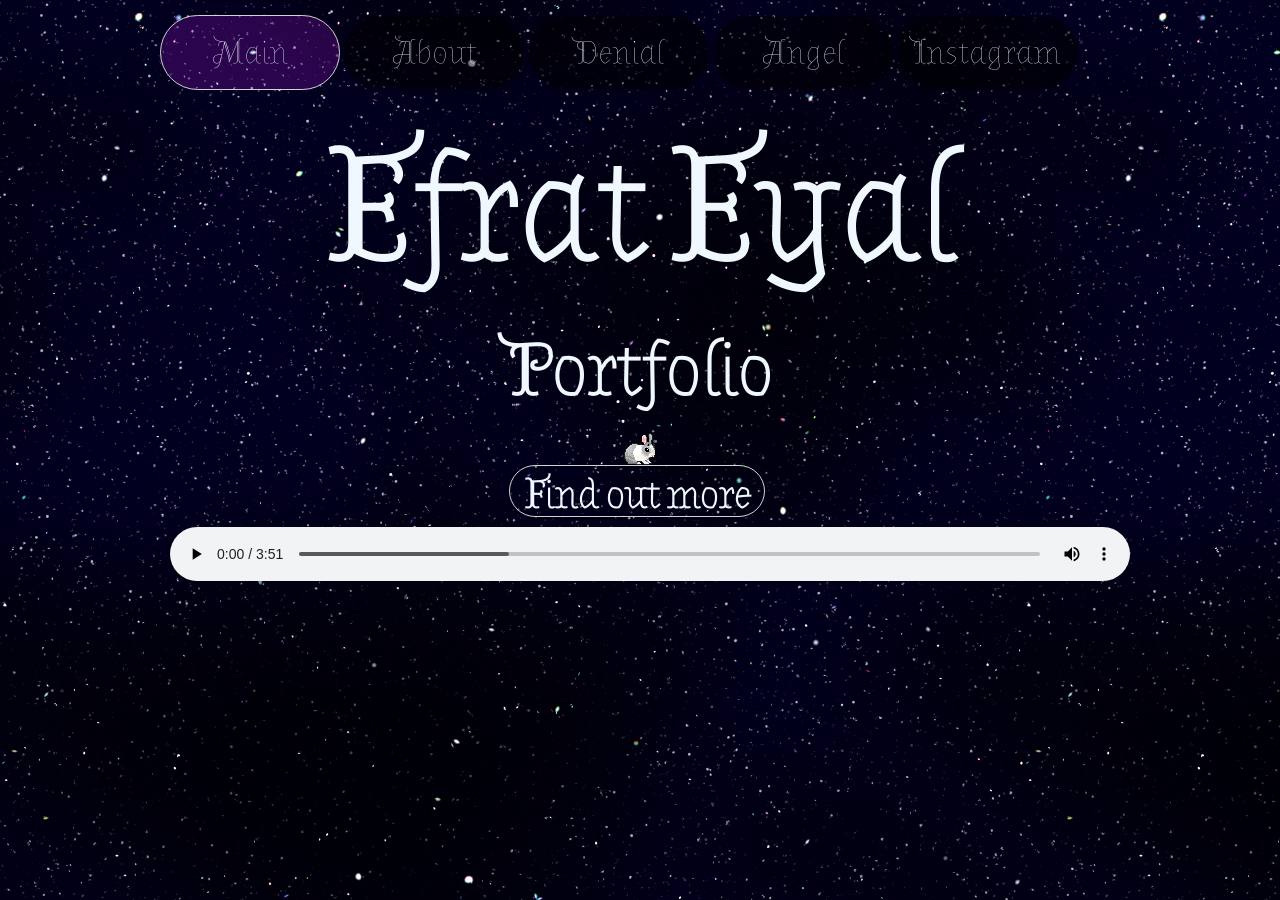
<file: Portfolio/index.html>
﻿<!doctype html>
<html lang="">
<head>
    <meta charset="utf-8" />
    <title>Efrat Eyal</title>
    <meta name="description" content="Efrat Eyal - Instructional Design student portfolio" />
    <meta name="keywords" content="Efrat Eyal, instructional designer, portfolio" />
    <meta name="author" content="Efrat Eyal" />
    <meta name="viewport" content="width=device-width, initial-scale=1.0, user-scalable=yes">
    <link href="https://fonts.googleapis.com/css?family=Almendra+Display" rel="stylesheet">

    <!-- CSS -->
    <link href="styles/reset.css" rel="stylesheet" />
    <link href="styles/myStyle.css" rel="stylesheet" />

    <!-- Scripts -->
    <script src="jScripts/jquery-1.12.0.min.js"></script>
</head>
<body>
    <div id="container">
        <header>
            <nav>
                <ul>
                    <li><a id="active" href="index.html" title="default">Main</a></li>
                    <li><a href="about.html" title="about">About</a></li>
                    <li><a href="remake.html" title="remake">Denial</a></li>
                    <li><a href="angel.html" title="angel">Angel</a></li>
                    <li><a href="IG.html" title="IG">Instagram</a></li>
                </ul>
            </nav>
            <h1> Efrat Eyal </h1>
            <h2> Portfolio </h2>
            <div>
                <aside id="bunny"></aside>
                <a id="button" href="about.html" title="about">Find out more</a>
            </div>
        </header>
        <section>
            <audio controls="controls">
                <source src="audio/LACUNA%20COIL%20-%20Heaven's%20A%20Lie%20(HIGH%20QUALITY).mp3" type="audio/mpeg" />
            </audio>
        </section>
    </div>
</body>
</html>
</file>
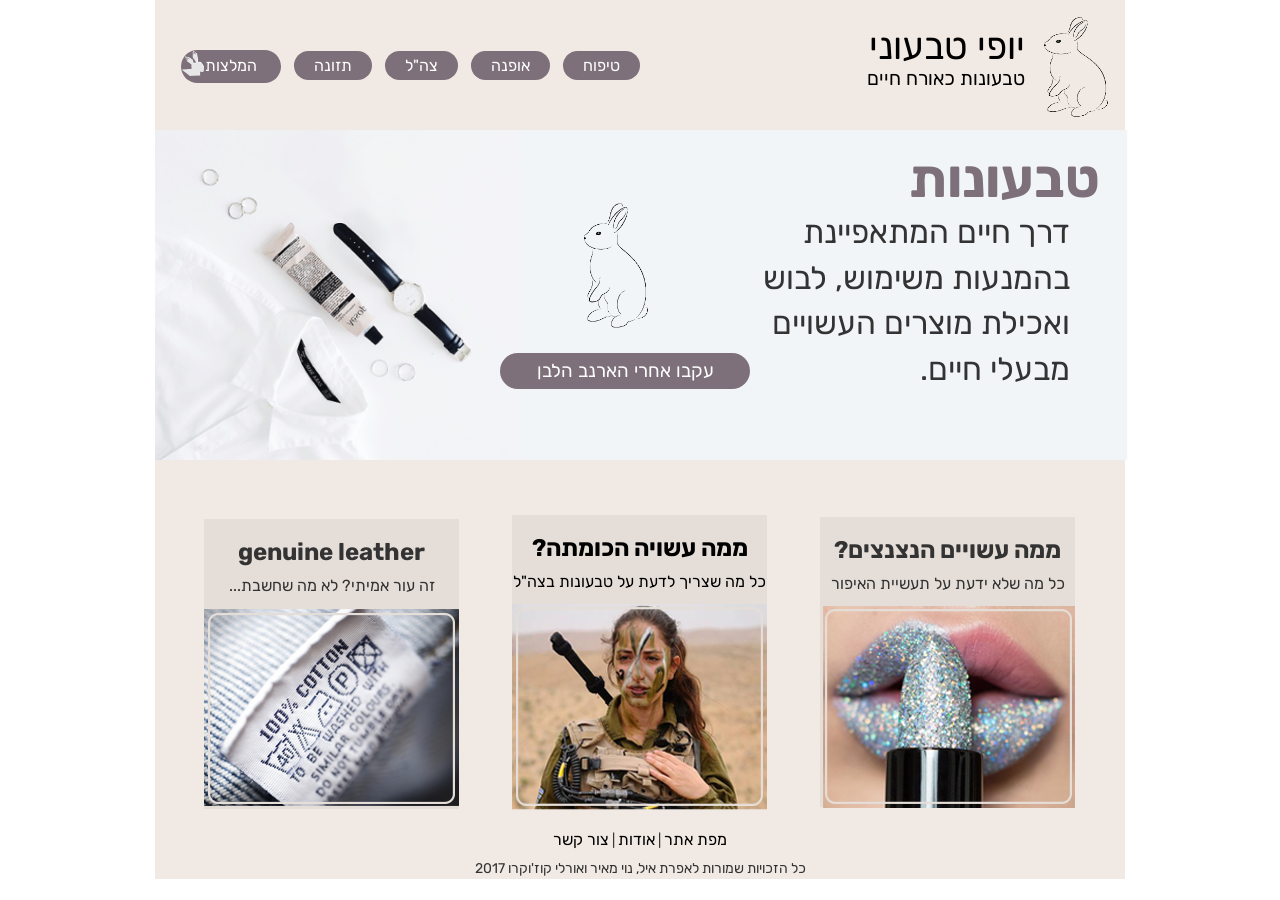
<file: YofiTivoni_EfratEyal_NoyMeir_OrlyCojocaro/index.html>
﻿<!doctype html>
<html lang="he">
<head>
    <meta charset="utf-8">
    <meta http-equiv="X-UA-Compatible" content="IE=edge">
    <meta name="viewport" content="width=device-width, initial-scale=1">
    <title>יופי טבעוני</title>
    <meta name="description" content="אתר יופי טבעוני מרכז את כל המידע לאורח חיים טבעוני בישראל החל מטיפוח ועד לשירות הצבאי" />
    <meta name="keywords" content="טבעונות, טבעונות בצבא, טיפוח טבעוני, איפור טבעוני, המלצות לטבעונים" />
    <meta name="author" content="אפרת איל, נוי מאיר ואורלי קז'וקרו" />

    <!-- CSS -->
    <link href="styles/reset.css" rel="stylesheet" />
    <!--Bootstrap 3 css file-->
    <link href="bootstrap/css/bootstrap.css" rel="stylesheet" />
    <!--Bootstrap non-responsive css file (just add class "non-responsive" to the body tag)-->
    <link href="bootstrap/css/bootstrap-non-responsive.css" rel="stylesheet" />
    <!--Bootstrap fixes for hebrew (add class='rtl' to the body tag)-->
    <link href="bootstrap/css/bootstrap-rtl.css" rel="stylesheet" />
    <!--Bootstrap them - for changing the shape and colors of bootstrap objects like buttons-->
    <!--<link href="bootstrap/css/bootstrap-theme.css" rel="stylesheet" />-->
    <!--The only file you should right your css-->
    <link href="styles/myStyle.css" rel="stylesheet" />

    <!-- Scripts -->
    <!--jQuery library-->
    <script src="jScripts/jquery-1.12.0.min.js"></script>
    <!--Bootstrap library-->
    <script src="bootstrap/js/bootstrap.min.js"></script>
    <link href="https://fonts.googleapis.com/css?family=Rubik" rel="stylesheet">

    <!-- font-->
    <link href="https://fonts.googleapis.com/css?family=Rubik" rel="stylesheet">
</head>

<body class="rtl non-responsive" onload="tab_nav()">
    <div id="container" class="example2">
        <!-- נגישות -->
        <ul id="skip">
            <li><a href="#content-anchor">דלגו לתוכן</a></li>
        </ul>
        <!-- סוף נגישות -->

        <header class="row" id="headermainpage">
            <div class="col-xs-2 logo">
                <span id="logo"><a id="MainLogoLink" href="index.html"><span id="LogoFirstLine">יופי טבעוני</span><span id="LogoSecondLine">טבעונות כאורח חיים</span> <img id="logoRabbit" alt="לוגו אתר יופי טבעוני קישור לעמוד הבית" src="images/Logo.png" /></a></span>
            </div>
            <nav id="NavBlocks" class="hor">
                <ul>
                    <li id="cultuvation">  <a href="Cultivation.html">טיפוח</a></li>
                    <li> <a class="notaloud" href="###">אופנה</a></li>
                    <li> <a href="IDF.html">צה"ל</a></li>
                    <li> <a class="notaloud" href="###"> תזונה</a> </li>
                    <li> <a id="rabbit" href="recommendation.html"> המלצות</a> </li>
                </ul>
            </nav>
            <section id="CovrPhotoHomePage">
                <h2>  טבעונות </h2>
                <p> דרך חיים המתאפיינת בהמנעות משימוש, לבוש ואכילת מוצרים העשויים מבעלי חיים.</p>
                <a href="recommendation.html"><span>עקבו אחרי הארנב הלבן</span></a>
            </section>
        </header>

        <div id="VeganExamplesMainPage">
            <section class="float notaloud">
                <h2> ממה עשויים הנצנצים?</h2>
                <p> כל מה שלא ידעת על תעשיית האיפור</p>
                <img src="images/HomeLips.png" />
            </section>
            <section class="float">
                <a href="IDF.html">
                    <h2 id="content-anchor"> ממה עשויה הכומתה?</h2>
                    <p> כל מה שצריך לדעת על טבעונות בצה"ל</p>
                    <img src="images/HomeIDF.png" />
                </a>
            </section>
            <section class="float notaloud">
                <h2 lang="en"> genuine leather</h2>
                <p> זה עור אמיתי? לא מה שחשבת...</p>
                <img src="images/HomeFashion.png" />
            </section>
            <footer>
                <a href="SiteMap.html"> מפת אתר</a> |
                <a href="About.html"> אודות </a> |
                <a href="ContactUs.html"> צור קשר</a>
                <p> כל הזכויות שמורות לאפרת איל, נוי מאיר ואורלי קוז'וקרו 2017</p>
            </footer>
        </div>
    </div>
</body>
</html>
</file>
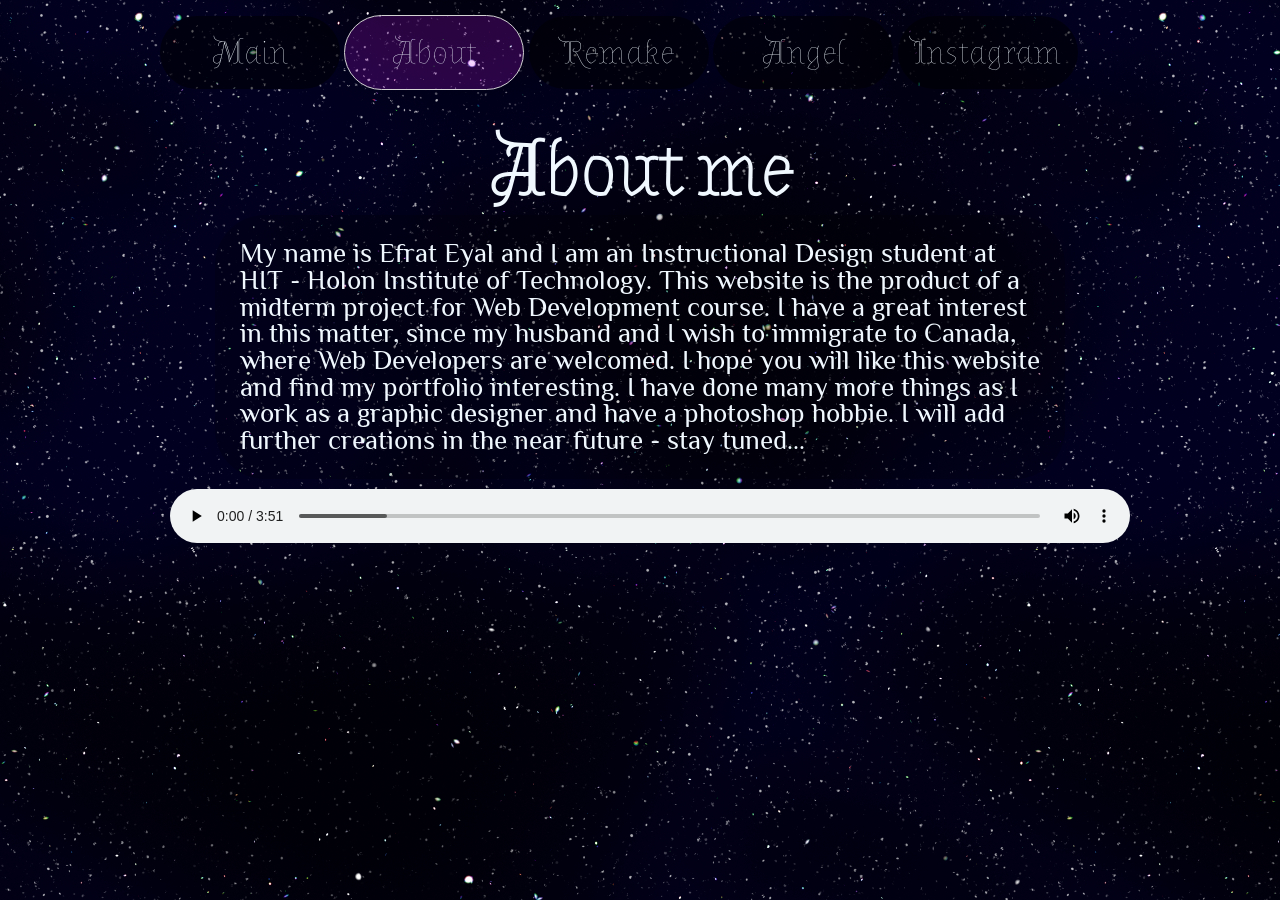
<file: Portfolio/about.html>
﻿<!doctype html>
<html lang="">
<head>
    <meta charset="utf-8" />
    <title>Efrat Eyal - About</title>
    <meta name="description" content="Efrat Eyal  - Instructional Design student portfolio" />
    <meta name="keywords" content="Efrat Eyal, instructional designer, portfolio"/>
    <meta name="author" content="Efrat Eyal" />
    <meta name="viewport" content="width=device-width, initial-scale=1.0, user-scalable=yes">
    <link href="https://fonts.googleapis.com/css?family=Almendra+Display" rel="stylesheet">
    <link href="https://fonts.googleapis.com/css?family=Philosopher" rel="stylesheet">

    <!-- CSS -->
    <link href="styles/reset.css" rel="stylesheet" />
    <link href="styles/myStyle.css" rel="stylesheet" />


    <!-- Scripts -->
    <script src="jScripts/jquery-1.12.0.min.js"></script>

</head>

<body>
    <div id="container">
        <header>
            <nav>
                <!--navigation bar-->
                <ul>
                    <li><a href="index.html" title="default">Main</a></li>
                    <li><a id="active" href="about.html" title="about">About</a></li>
                    <li><a href="remake.html" title="remake">Remake</a></li>
                    <li><a href="angel.html" title="angel">Angel</a></li>
                    <li><a href="IG.html" title="Instagram">Instagram</a></li>
                </ul>
            </nav>
            <h2> About me</h2> <!--page headline-->
            <div>
                <p>
                    <!--content-->
                    My name is Efrat Eyal and I am an Instructional Design student at HIT - Holon Institute of Technology. This website is the product of a midterm project for Web Development course. I have a great interest in this matter, since my husband and I wish to immigrate to Canada, where Web Developers are welcomed. I hope you will like this website and find my portfolio interesting. I have done many more things as I work as a graphic designer and have a photoshop hobbie. I will add further creations in the near future - stay tuned...
                </p>
            </div>
        </header>

        <!--background music-->
        <section>
            <audio controls="controls">
                <source src="audio/LACUNA%20COIL%20-%20Heaven's%20A%20Lie%20(HIGH%20QUALITY).mp3" type="audio/mpeg" />
            </audio>
        </section>
    </div>
</body>

</html>
</file>
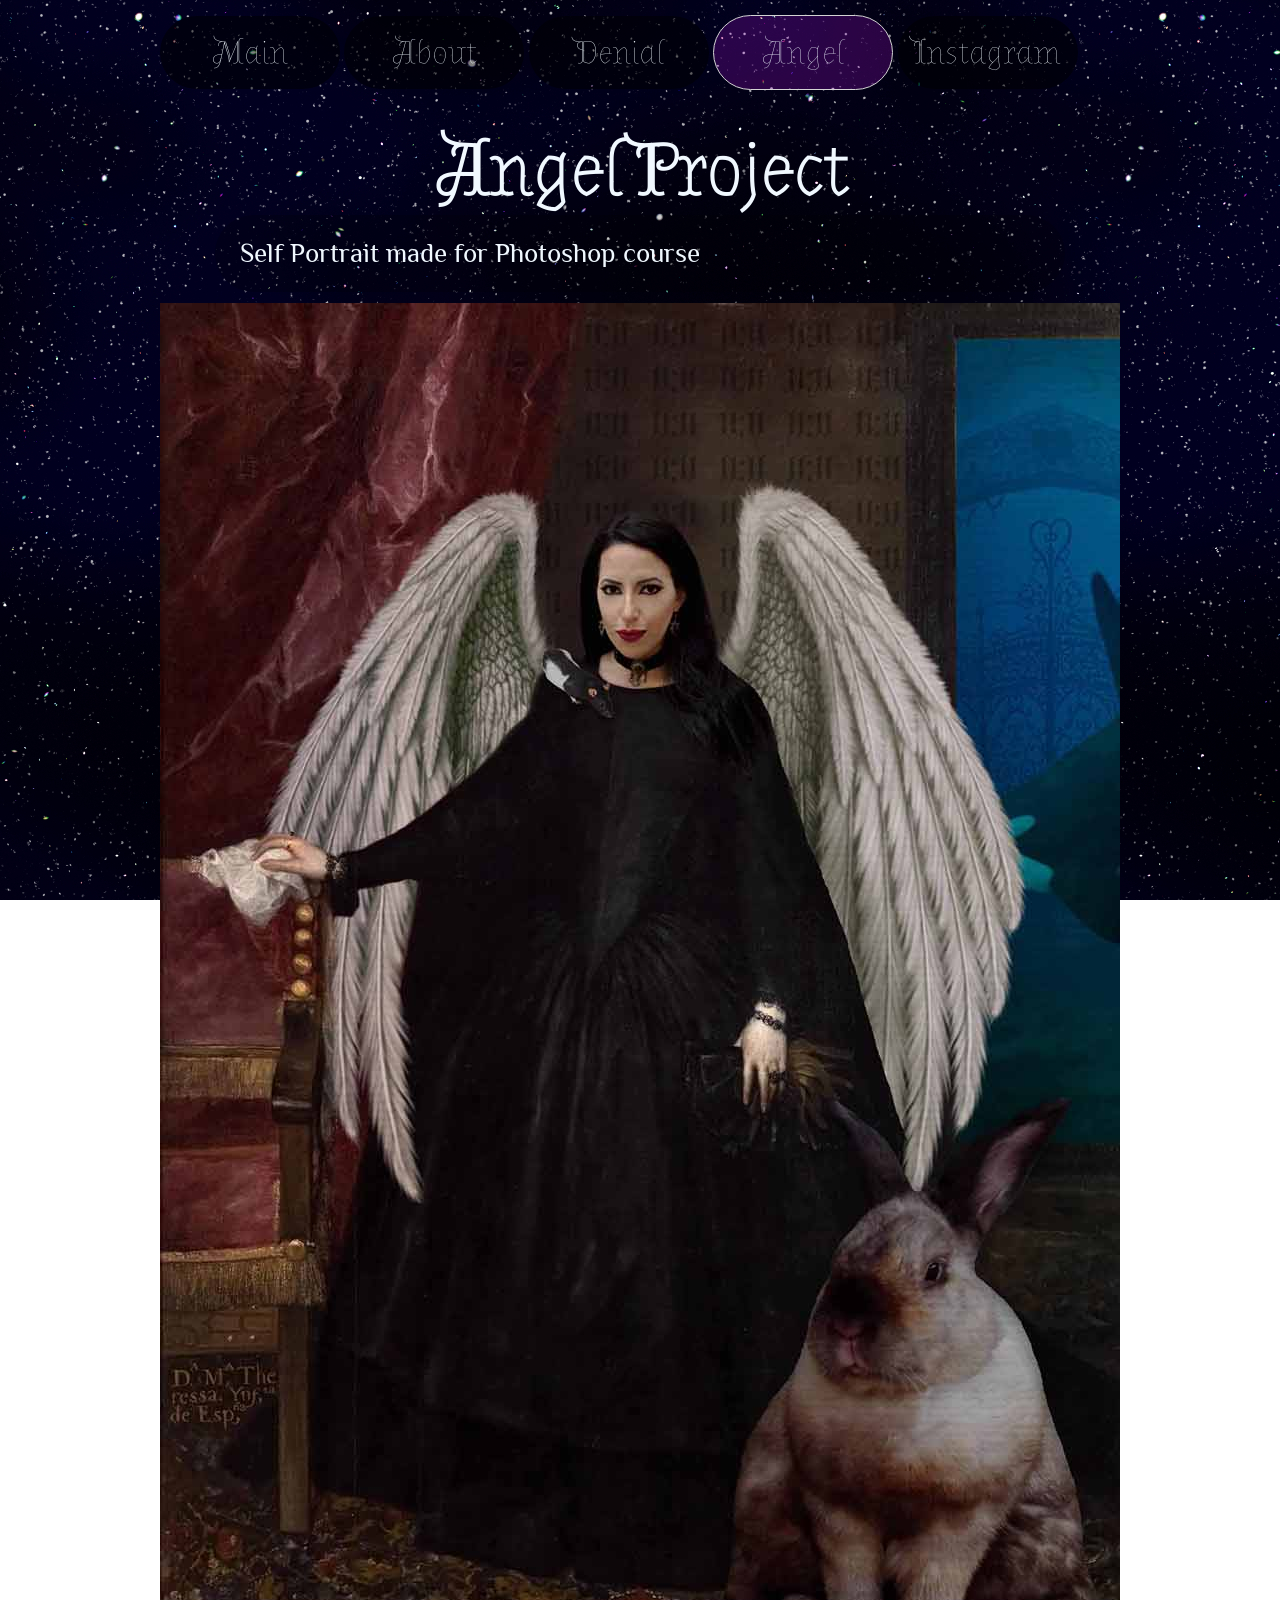
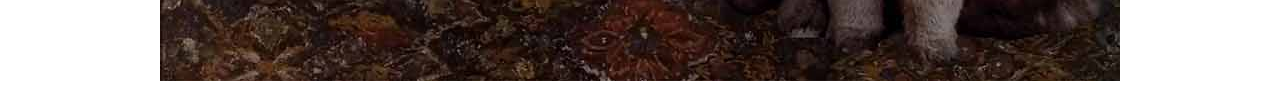
<file: Portfolio/angel.html>
﻿<!doctype html>
<html lang="">
<head>
    <meta charset="utf-8" />
    <title>Efrat Eyal - Angel</title>
    <meta name="description" content="Efrat Eyal - Instructional Design student portfolio" />
    <meta name="keywords" content="Efrat Eyal, Angel" />
    <meta name="author" content="Efrat Eyal" />
    <meta name="viewport" content="width=device-width, initial-scale=1.0, user-scalable=yes">
    <link href="https://fonts.googleapis.com/css?family=Almendra+Display" rel="stylesheet">
    <link href="https://fonts.googleapis.com/css?family=Philosopher" rel="stylesheet">

    <!-- CSS -->
    <link href="styles/reset.css" rel="stylesheet" />
    <link href="styles/myStyle.css" rel="stylesheet" />

    <!-- Scripts -->
    <script src="jScripts/jquery-1.12.0.min.js"></script>
</head>
<body>
    <div id="container">
        <nav>
            <ul>
                <li><a href="index.html" title="default">Main</a></li>
                <li><a href="about.html" title="about">About</a></li>
                <li><a href="remake.html" title="remake">Denial</a></li>
                <li><a id="active" href="angel.html" title="angel">Angel</a></li>
                <li><a href="IG.html" title="IG">Instagram</a></li>
            </ul>
            <h2> Angel Project </h2>
        </nav>
        <p> Self Portrait made for Photoshop course </p>
        <section id="angelphoto"></section>
    </div>
</body>
</html>
</file>
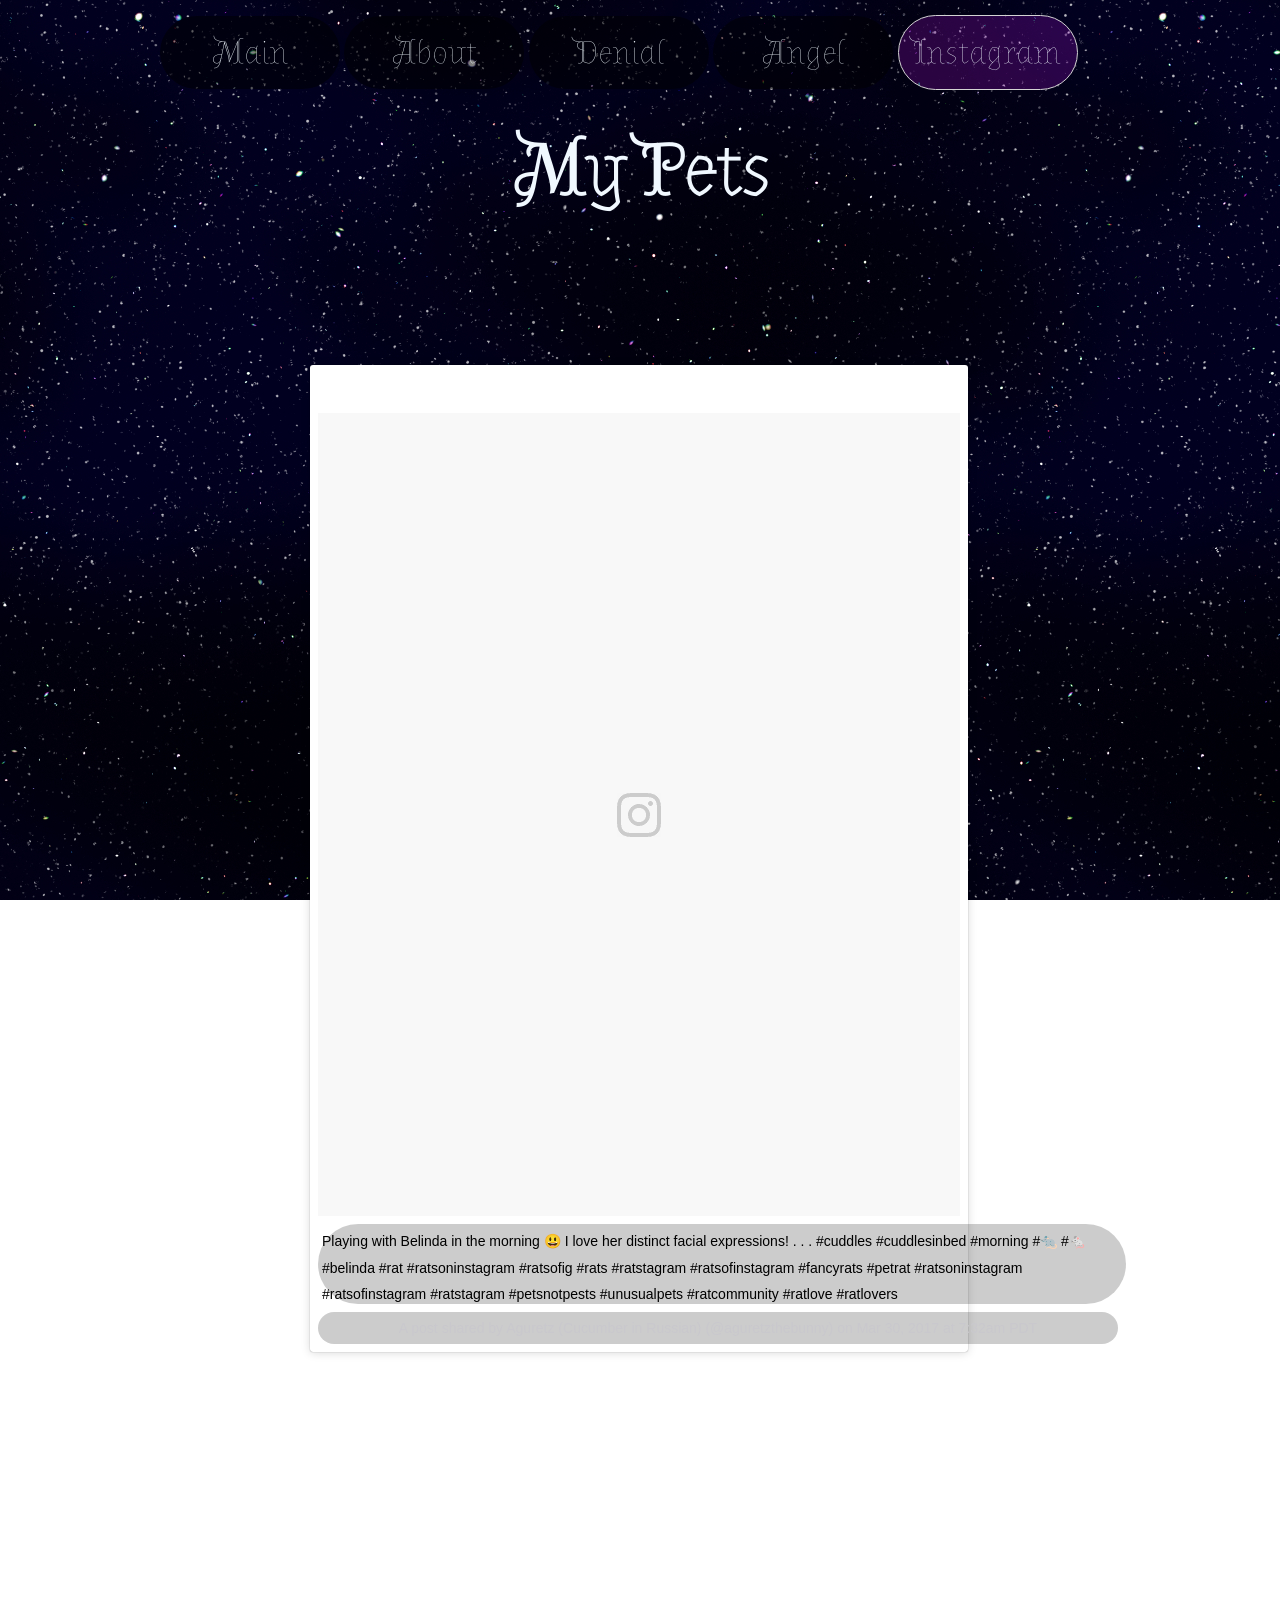
<file: Portfolio/IG.html>
﻿<!doctype html>
<html lang="">
<head>
    <meta charset="utf-8" />
    <title>Efrat Eyal Instagram</title>
    <meta name="description" content="Efrat Eyal - Instructional Design student portfolio" />
    <meta name="keywords" content="Efrat Eyal" />
    <meta name="author" content="Efrat Eyal" />
    <meta name="viewport" content="width=device-width, initial-scale=1.0, user-scalable=yes">
    <link href="https://fonts.googleapis.com/css?family=Almendra+Display" rel="stylesheet">

    <!-- CSS -->
    <link href="styles/reset.css" rel="stylesheet" />
    <link href="styles/myStyle.css" rel="stylesheet" />


    <!-- Scripts -->
    <script src="jScripts/jquery-1.12.0.min.js"></script>

</head>

<body>
    <div id="container">
        <header>
            <nav>
                <ul>
                    <li><a href="index.html" title="default">Main</a></li>
                    <li><a href="about.html" title="about">About</a></li>
                    <li><a href="remake.html" title="remake">Denial</a></li>
                    <li><a href="angel.html" title="angel">Angel</a></li>
                    <li><a id="active" href="IG.html" title="IG">Instagram</a></li>
                </ul>
            </nav>
            <h2> My Pets </h2>
            <aside>
                <blockquote class="instagram-media" data-instgrm-captioned data-instgrm-version="7" style="background:#FFF; border:0; border-radius:3px; box-shadow:0 0 1px 0 rgba(0,0,0,0.5),0 1px 10px 0 rgba(0,0,0,0.15); margin: 150px; max-width:658px; padding:0; width:99.375%; width:100% - 2px); width:calc(100% - 2px);"><div style="padding:8px;"> <div style="background:#F8F8F8; line-height:0; margin-top:40px; padding:62.5% 0; text-align:center; width:100%;"> <div style="background:url([data-uri]); display:block; height:44px; margin:0 auto -44px; position:relative; top:-22px; width:44px;"></div></div> <p style="margin:8px 0 0 0; padding:0 4px;"> <a href="https://www.instagram.com/p/BSRAdT2A2gS/" style="color:#000; font-family:Arial,sans-serif; font-size:14px; font-style:normal; font-weight:normal; line-height:17px; text-decoration:none; word-wrap:break-word;" target="_blank">Playing with Belinda in the morning 😃 I love her distinct facial expressions! . . . #cuddles #cuddlesinbed #morning #🐀 #🐁 #belinda #rat #ratsoninstagram #ratsofig #rats #ratstagram #ratsofinstagram #fancyrats #petrat #ratsoninstagram #ratsofinstagram #ratstagram #petsnotpests #unusualpets #ratcommunity #ratlove #ratlovers</a></p> <p style="color:#c9c8cd; font-family:Arial,sans-serif; font-size:14px; line-height:17px; margin-bottom:0; margin-top:8px; overflow:hidden; padding:8px 0 7px; text-align:center; text-overflow:ellipsis; white-space:nowrap;">A post shared by Aguretz (Cucumber in Russian) (@aguretzthebunny) on <time style="font-family:Arial,sans-serif; font-size:14px; line-height:17px;" datetime="2017-03-30T14:32:26+00:00">Mar 30, 2017 at 7:32am PDT</time></p></div></blockquote>
                <script async defer src="//platform.instagram.com/en_US/embeds.js"> </script> <object align="center"></object>
            </aside>
        </header>
    </div>
</body>

</html>
</file>
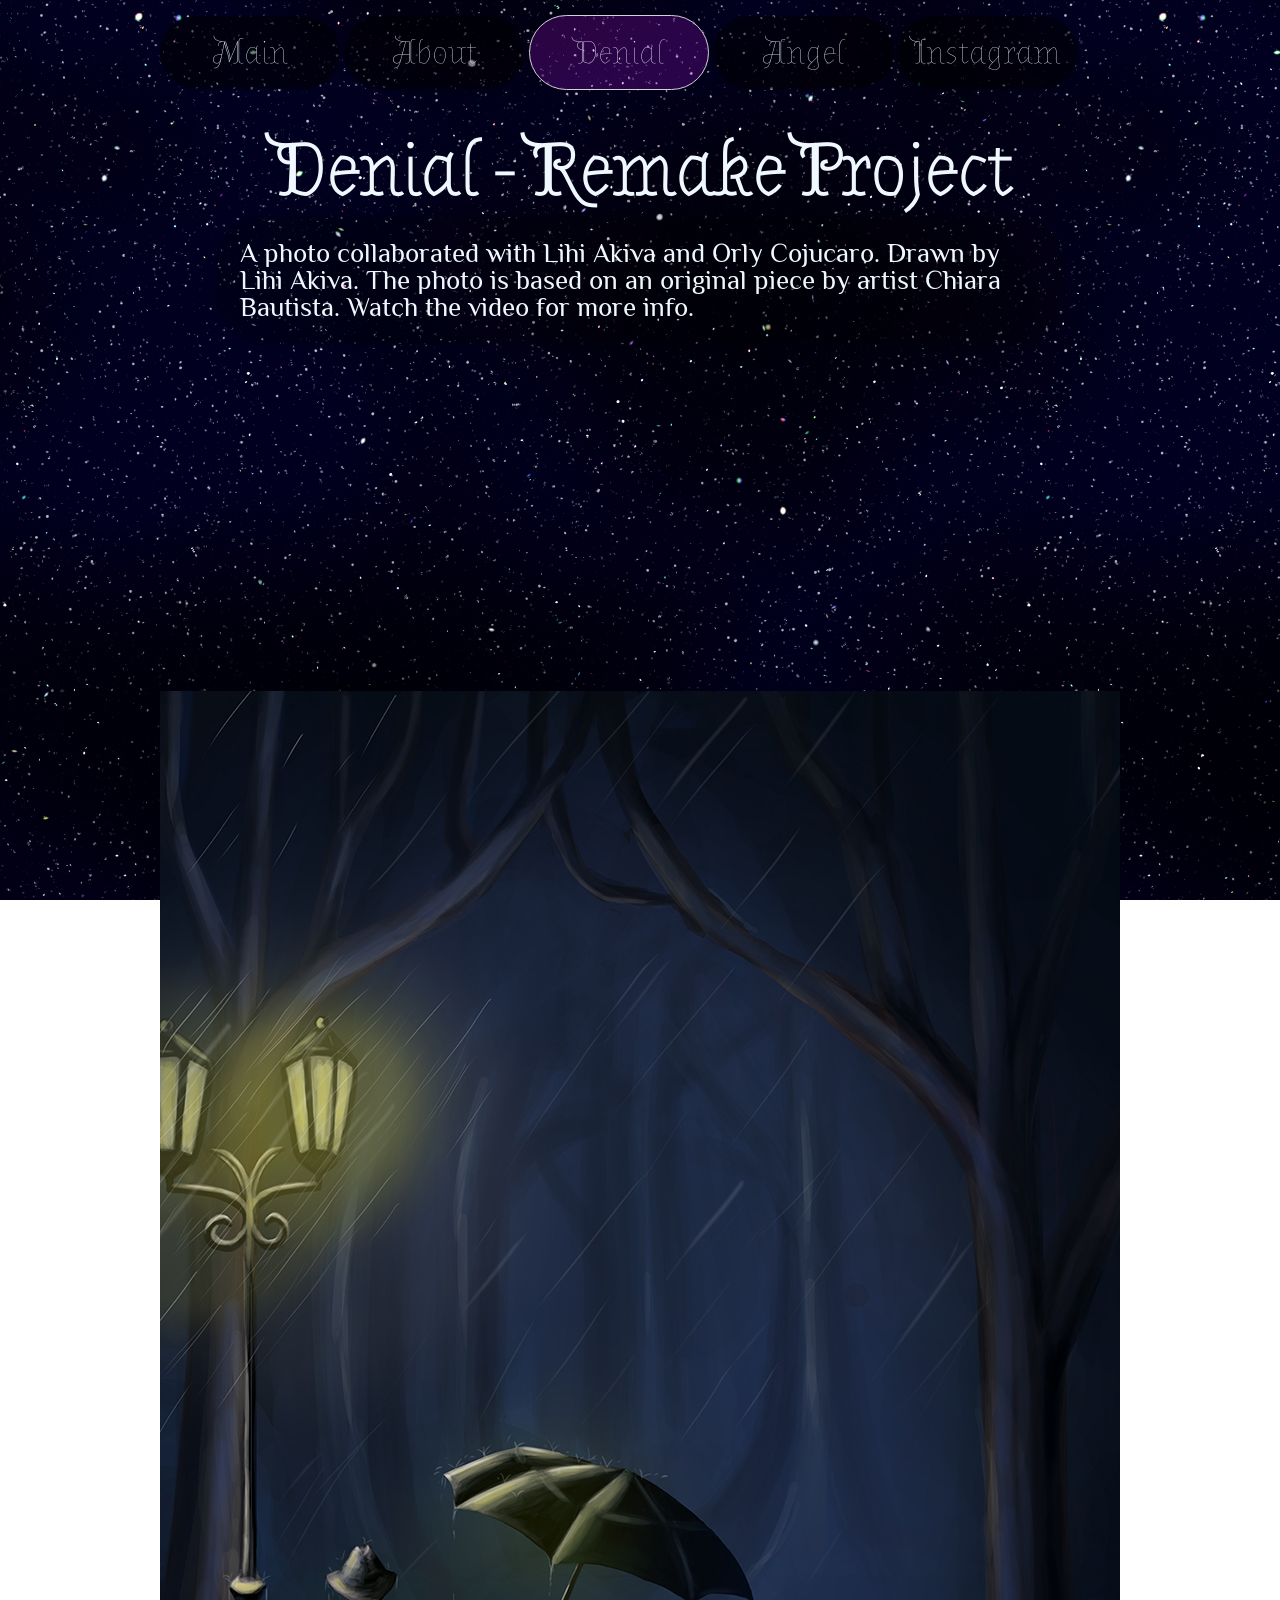
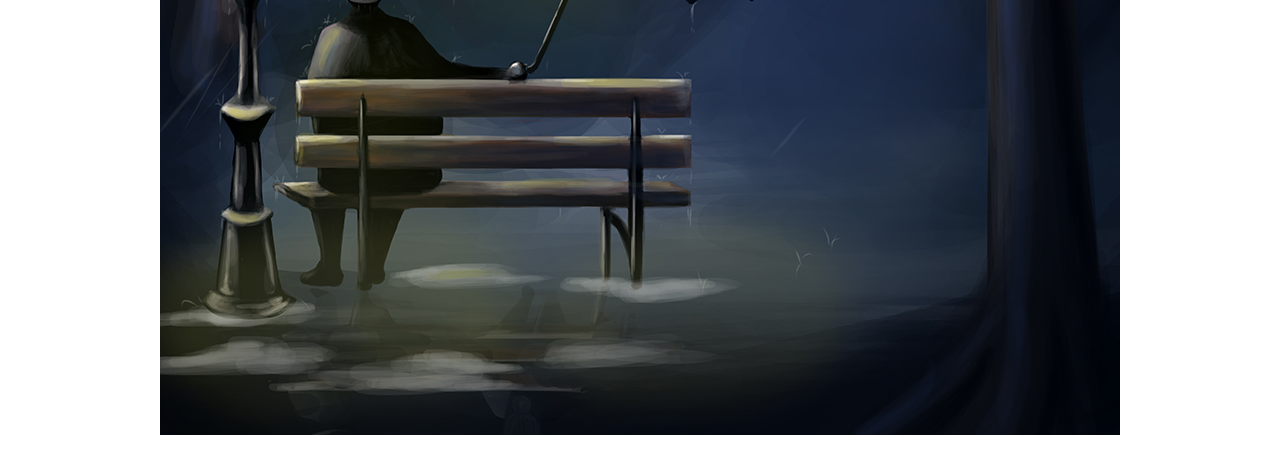
<file: Portfolio/remake.html>
﻿<!doctype html>
<html lang="">
<head>
    <meta charset="utf-8" />
    <title>Efrat Eyal - Denial</title>
    <meta name="description" content="Efrat Eyal - Instructional Design student portfolio" />
    <meta name="keywords" content="Efrat Eyal, Denial" />
    <meta name="author" content="Efrat Eyal" />
    <meta name="viewport" content="width=device-width, initial-scale=1.0, user-scalable=yes">
    <link href="https://fonts.googleapis.com/css?family=Almendra+Display" rel="stylesheet">
    <link href="https://fonts.googleapis.com/css?family=Philosopher" rel="stylesheet">

    <!-- CSS -->
    <link href="styles/reset.css" rel="stylesheet" />
    <link href="styles/myStyle.css" rel="stylesheet" />


    <!-- Scripts -->
    <script src="jScripts/jquery-1.12.0.min.js"></script>

</head>
<body>
    <div id="container">
        <nav>
            <ul>
                <li><a href="index.html" title="default">Main</a></li>
                <li><a href="about.html" title="about">About</a></li>
                <li><a id="active" href="remake.html" title="remake">Denial</a></li>
                <li><a href="angel.html" title="angel">Angel</a></li>
                <li><a href="IG.html" title="IG">Instagram</a></li>
            </ul>
            <h2>Denial - Remake Project</h2>
        </nav>
        <p> A photo collaborated with Lihi Akiva and Orly Cojucaro. Drawn by Lihi Akiva. The photo is based on an original piece by artist Chiara Bautista. Watch the video for more info.</p>
        <iframe width="560" height="315" src="https://www.youtube.com/embed/5LMQ1sHv1q4" frameborder="0" allowfullscreen></iframe>
        <div id="denial"></div>
    </div>
</body>
</html>
</file>
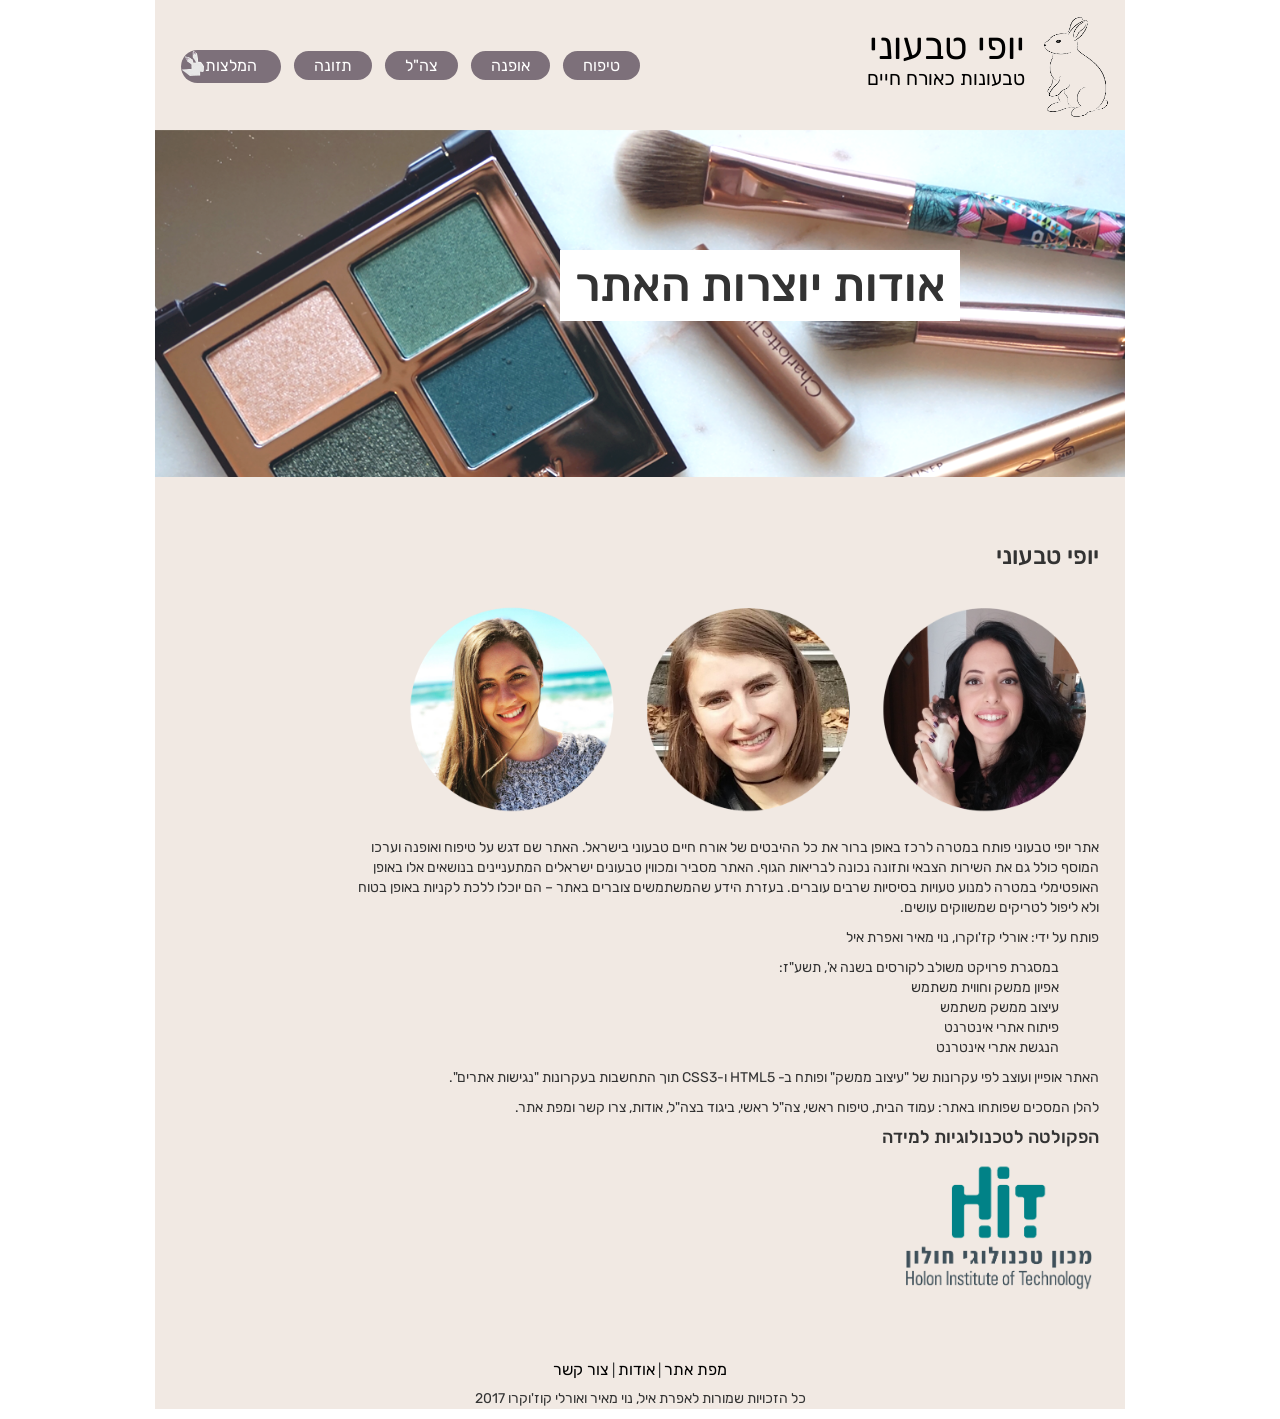
<file: YofiTivoni_EfratEyal_NoyMeir_OrlyCojocaro/About.html>
﻿<!doctype html>
<html lang="he">
<head>
    <meta charset="utf-8">
    <meta http-equiv="X-UA-Compatible" content="IE=edge">
    <meta name="viewport" content="width=device-width, initial-scale=1">
    <title>יופי טבעוני - עלינו</title>
    <meta name="description" content="אודות אתר יופי טבעוני, מה זה יופי טבעוני?" />
    <meta name="keywords" content="טבעונות, יופי, אודות טבעונות, אודות יופי טבעוני, אודות" />
    <meta name="author" content="נוי מאיר, אורלי קוז'וקרו ואפרת אייל'" />

    <!-- CSS -->
    <!--Bootstrap 3 css file-->
    <link href="bootstrap/css/bootstrap.css" rel="stylesheet" />
    <!--Bootstrap non-responsive css file (just add class "non-responsive" to the body tag)-->
    <link href="bootstrap/css/bootstrap-non-responsive.css" rel="stylesheet" />
    <!--Bootstrap fixes for hebrew (add class='rtl' to the body tag)-->
    <link href="bootstrap/css/bootstrap-rtl.css" rel="stylesheet" />
    <!--Bootstrap them - for changing the shape and colors of bootstrap objects like buttons-->
    <!--<link href="bootstrap/css/bootstrap-theme.css" rel="stylesheet" />-->
    <!--The only file you should right your css-->
    <link href="styles/myStyle.css" rel="stylesheet" />

    <!-- Scripts -->
    <!--jQuery library-->
    <script src="jScripts/jquery-1.12.0.min.js"></script>
    <!--Bootstrap library-->
    <link href="https://fonts.googleapis.com/css?family=Rubik" rel="stylesheet">

</head>

<body class="rtl non-responsive">
    <div id="container">
        <!-- נגישות -->
        <ul id="skip">
            <li><a href="#content-anchor">דלגו לתוכן</a></li>
        </ul>
        <!-- סוף נגישות -->

        <header class="row" id="headermainpage">
            <div class="col-xs-2 logo">
                <span id="logo"><a id="MainLogoLink" href="index.html"><span id="LogoFirstLine">יופי טבעוני</span><span id="LogoSecondLine">טבעונות כאורח חיים</span> <img id="logoRabbit" alt="לוגו אתר יופי טבעוני ישור לעמוד הבית" src="images/Logo.png" /></a></span>
            </div>
            <nav id="NavBlocks">
                <ul>
                    <li id="cultuvation">  <a href="Cultivation.html">טיפוח</a></li>
                    <li> <a class="notaloud" href="###">אופנה</a></li>
                    <li> <a href="IDF.html">צה"ל</a></li>
                    <li> <a class="notaloud" href="###"> תזונה</a> </li>
                    <li> <a id="rabbit" href="recommendation.html"> המלצות</a> </li>
                </ul>
            </nav>
            <section>
                <div id="aboutUsCover"></div>
                <h2 id="abouUs">אודות יוצרות האתר</h2>
            </section>
        </header>
        <section class="InnerPagesShortParagraphs">
            <h3> יופי טבעוני</h3>
            <article id="content-anchor">
                <aside id="team"> </aside>
                <p>
                    אתר יופי טבעוני פותח במטרה לרכז באופן ברור את כל ההיבטים של אורח חיים טבעוני בישראל.
                    האתר שם דגש על טיפוח ואופנה וערכו המוסף כולל גם את השירות הצבאי ותזונה נכונה לבריאות הגוף.
                    האתר מסביר ומכווין טבעונים ישראלים המתעניינים בנושאים אלו באופן האופטימלי במטרה למנוע טעויות בסיסיות שרבים עוברים. בעזרת הידע שהמשתמשים צוברים באתר – הם יוכלו ללכת לקניות באופן בטוח ולא ליפול לטריקים שמשווקים עושים.
                  </p>
                <p>
                    פותח על ידי: אורלי קז'וקרו, נוי מאיר ואפרת איל
                    <ul>במסגרת פרויקט משולב לקורסים בשנה א', תשע"ז:
                        <li> אפיון ממשק וחווית משתמש</li>
                        <li> עיצוב ממשק משתמש</li>
                        <li> פיתוח אתרי אינטרנט</li>
                        <li> הנגשת אתרי אינטרנט</li>
                    </ul>
                </p>                
                <p>
                    האתר אופיין ועוצב לפי עקרונות של "עיצוב ממשק" ופותח ב- HTML5 ו-CSS3 תוך התחשבות בעקרונות "נגישות אתרים".
                </p>
                <p>
                    להלן המסכים שפותחו באתר: עמוד הבית, טיפוח ראשי, צה"ל ראשי, ביגוד בצה"ל, אודות, צרו קשר ומפת אתר.
                </p>
                <aside>
                    <h4> הפקולטה לטכנולוגיות למידה </h4>
                    <div id="HIT"></div>
                </aside>
            </article>
        </section>
        <footer>
    <a href="SiteMap.html"> מפת אתר</a> |
    <a href="About.html"> אודות </a> |
    <a href="ContactUs.html"> צור קשר</a>
    <p> כל הזכויות שמורות לאפרת איל, נוי מאיר ואורלי קוז'וקרו 2017</p>
</footer>
    </div>
    </body>
</html>
</file>
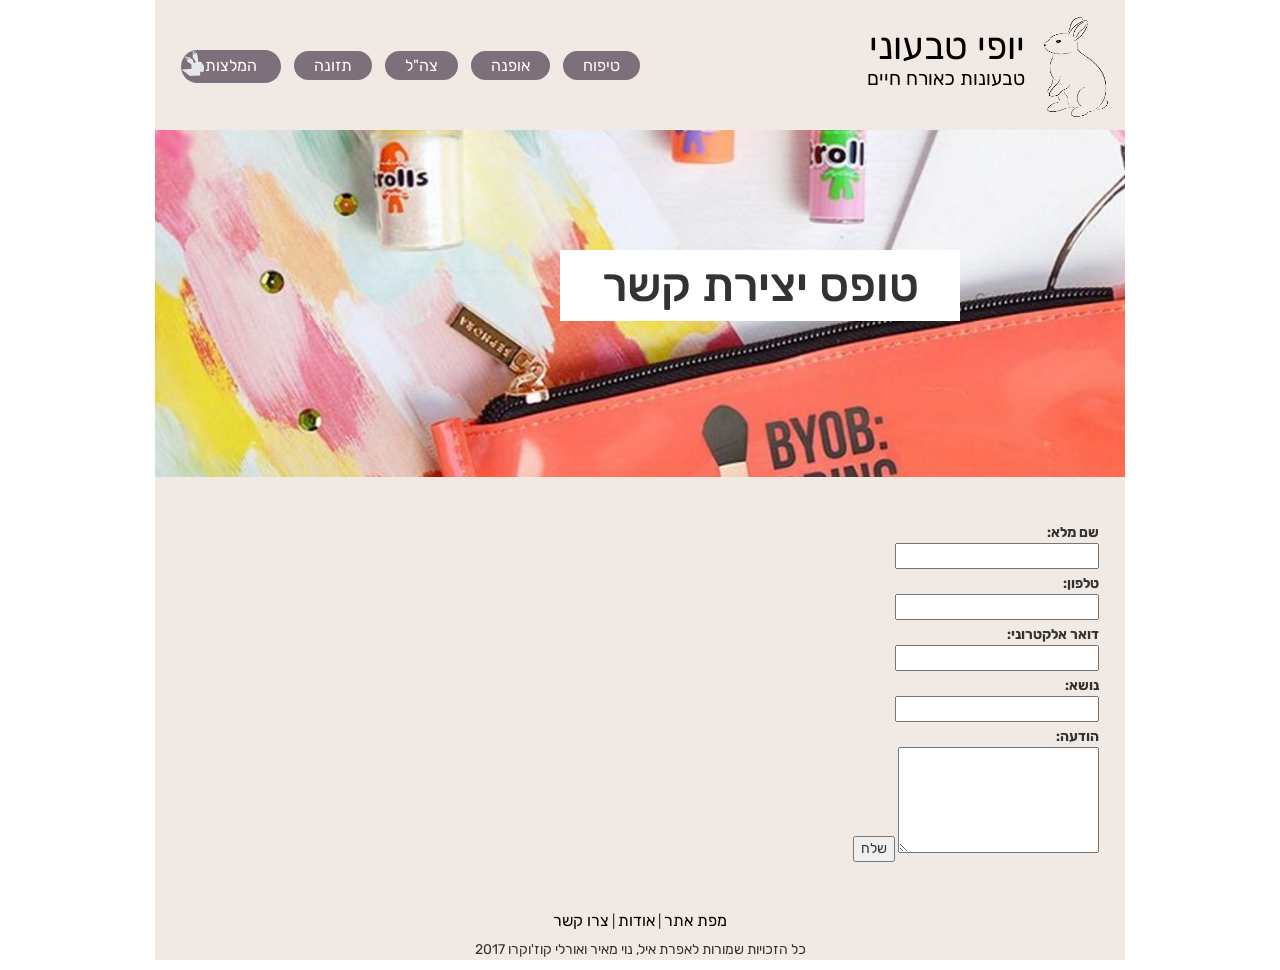
<file: YofiTivoni_EfratEyal_NoyMeir_OrlyCojocaro/ContactUs.html>
﻿<!doctype html>
<html lang="he">
<head>
    <meta charset="utf-8">
    <meta http-equiv="X-UA-Compatible" content="IE=edge">
    <meta name="viewport" content="width=device-width, initial-scale=1">
    <title>יופי טבעוני - צרו קשר</title>
    <meta name="description" content="צרו קשר עם עורכות האתר" />
    <meta name="keywords" content="צור קשר, צרו קשר, contact, יופי טבעוני, טבעונות, יצירת קשר" />
    <meta name="author" content="נוי מאיר, אורלי קוז'וקרו, אפרת אייל'" />

    <!-- CSS -->
    <!--Bootstrap 3 css file-->
    <link href="bootstrap/css/bootstrap.css" rel="stylesheet" />
    <!--Bootstrap non-responsive css file (just add class "non-responsive" to the body tag)-->
    <link href="bootstrap/css/bootstrap-non-responsive.css" rel="stylesheet" />
    <!--Bootstrap fixes for hebrew (add class='rtl' to the body tag)-->
    <link href="bootstrap/css/bootstrap-rtl.css" rel="stylesheet" />
    <!--Bootstrap them - for changing the shape and colors of bootstrap objects like buttons-->
    <!--<link href="bootstrap/css/bootstrap-theme.css" rel="stylesheet" />-->
    <!--The only file you should right your css-->
    <link href="styles/myStyle.css" rel="stylesheet" />

    <!-- Scripts -->
    <script src="jScripts/jquery-1.12.0.min.js"></script>
    <script src="https://webdevelopmentcourse.github.io/contactUs/WebDevelopmentCourse/jScripts/contactUs.js" type="text/javascript"></script>
    <!--Bootstrap library-->
    <script src="bootstrap/js/bootstrap.min.js"></script>
    <link href="https://fonts.googleapis.com/css?family=Rubik" rel="stylesheet">

</head>

<body class="rtl non-responsive">
    <div id="container">
        <!-- נגישות -->
        <ul id="skip">
            <li><a href="#content-anchor">דלגו לתוכן</a></li>
        </ul>
        <!-- סוף נגישות -->

        <header class="row" id="headermainpage">
            <div class="col-xs-2 logo">
                <span id="logo"><a id="MainLogoLink" href="index.html"><span id="LogoFirstLine">יופי טבעוני</span><span id="LogoSecondLine">טבעונות כאורח חיים</span> <img id="logoRabbit" alt="לוגו אתר יופי טבעוני ישור לעמוד הבית" src="images/Logo.png" /></a></span>
            </div>
            <nav id="NavBlocks">
                <ul>
                    <li id="cultuvation">  <a href="Cultivation.html">טיפוח</a></li>
                    <li> <a class="notaloud" href="###">אופנה</a></li>
                    <li> <a href="IDF.html">צה"ל</a></li>
                    <li> <a class="notaloud" href="###"> תזונה</a> </li>
                    <li> <a id="rabbit" href="recommendation.html"> המלצות</a> </li>
                </ul>
            </nav>
            <section>
                <div id="contactCover"></div>
                <h2 id="contactUs">טופס יצירת קשר</h2>
            </section>
        </header>

        <form id="content-anchor" class="InnerPagesShortParagraphs">
            <input type="hidden" id="myEmail" name="name" value="noy2432@gmail.com">
            <label for="FullName">
                שם מלא:
                <br />
                <input name="FullName" type="text" id="FullName" />
            </label>            <br />

           <label for="Phone">
               טלפון:
               <br />
                <input name="Phone" type="text" id="Phone" />
            </label>
            <br />
            <label for="Mail">
                דואר אלקטרוני:
                <br />
                <input name="Email" type="text" id="Mail" />
            </label>
            <br />
            <label for="nose">
                נושא:
                <br />
                <input type="text" id="nose" />
            </label>
            <br />
            <label for="massege">
                הודעה:
                <br />
                <textarea rows="5" id="massege"></textarea>
            </label>
            <input type="submit" id="Send" value="שלח">
            <div id="feedback"></div>
        </form>
        <section></section>
        <footer>
            <a href="SiteMap.html"> מפת אתר</a> |
            <a href="About.html"> אודות </a> |
            <a href="ContactUs.html"> צרו קשר</a>
            <p> כל הזכויות שמורות לאפרת איל, נוי מאיר ואורלי קוז'וקרו 2017</p>
        </footer>
    </div>

</body>
</html>
</file>
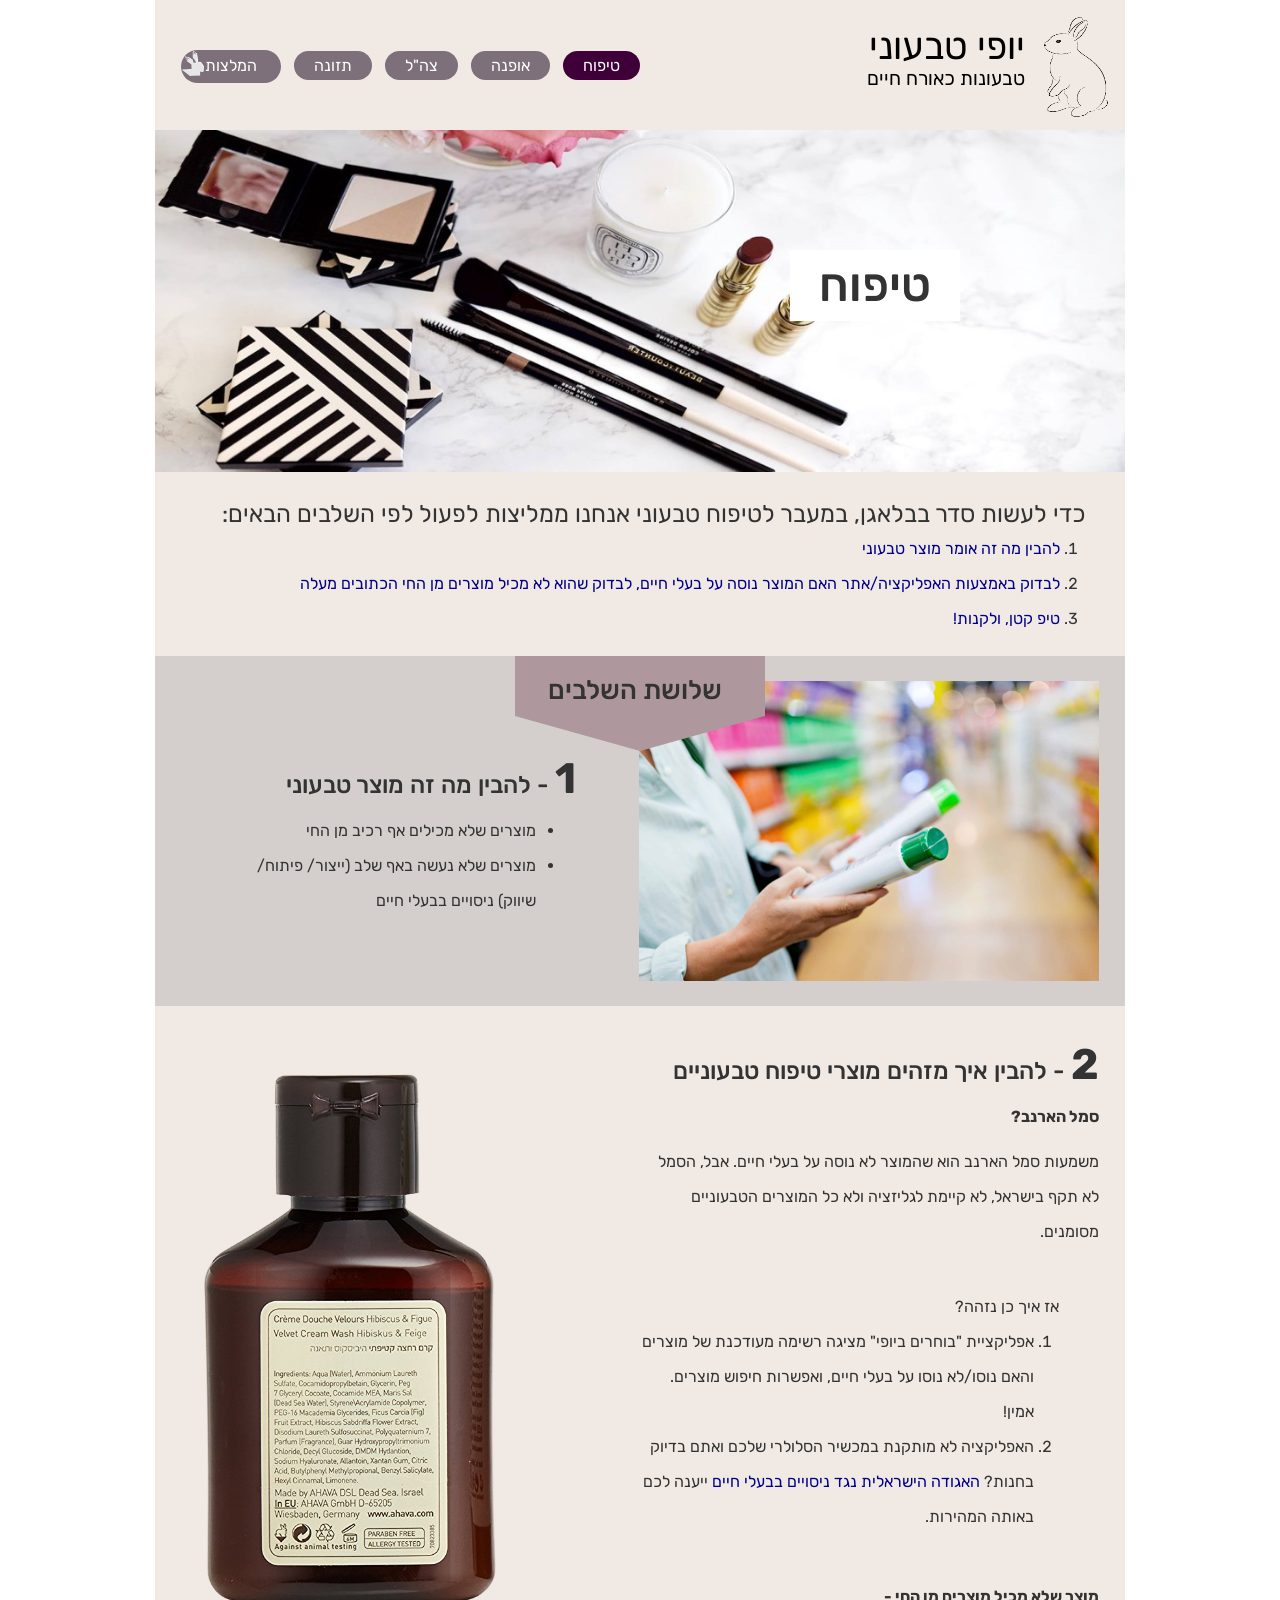
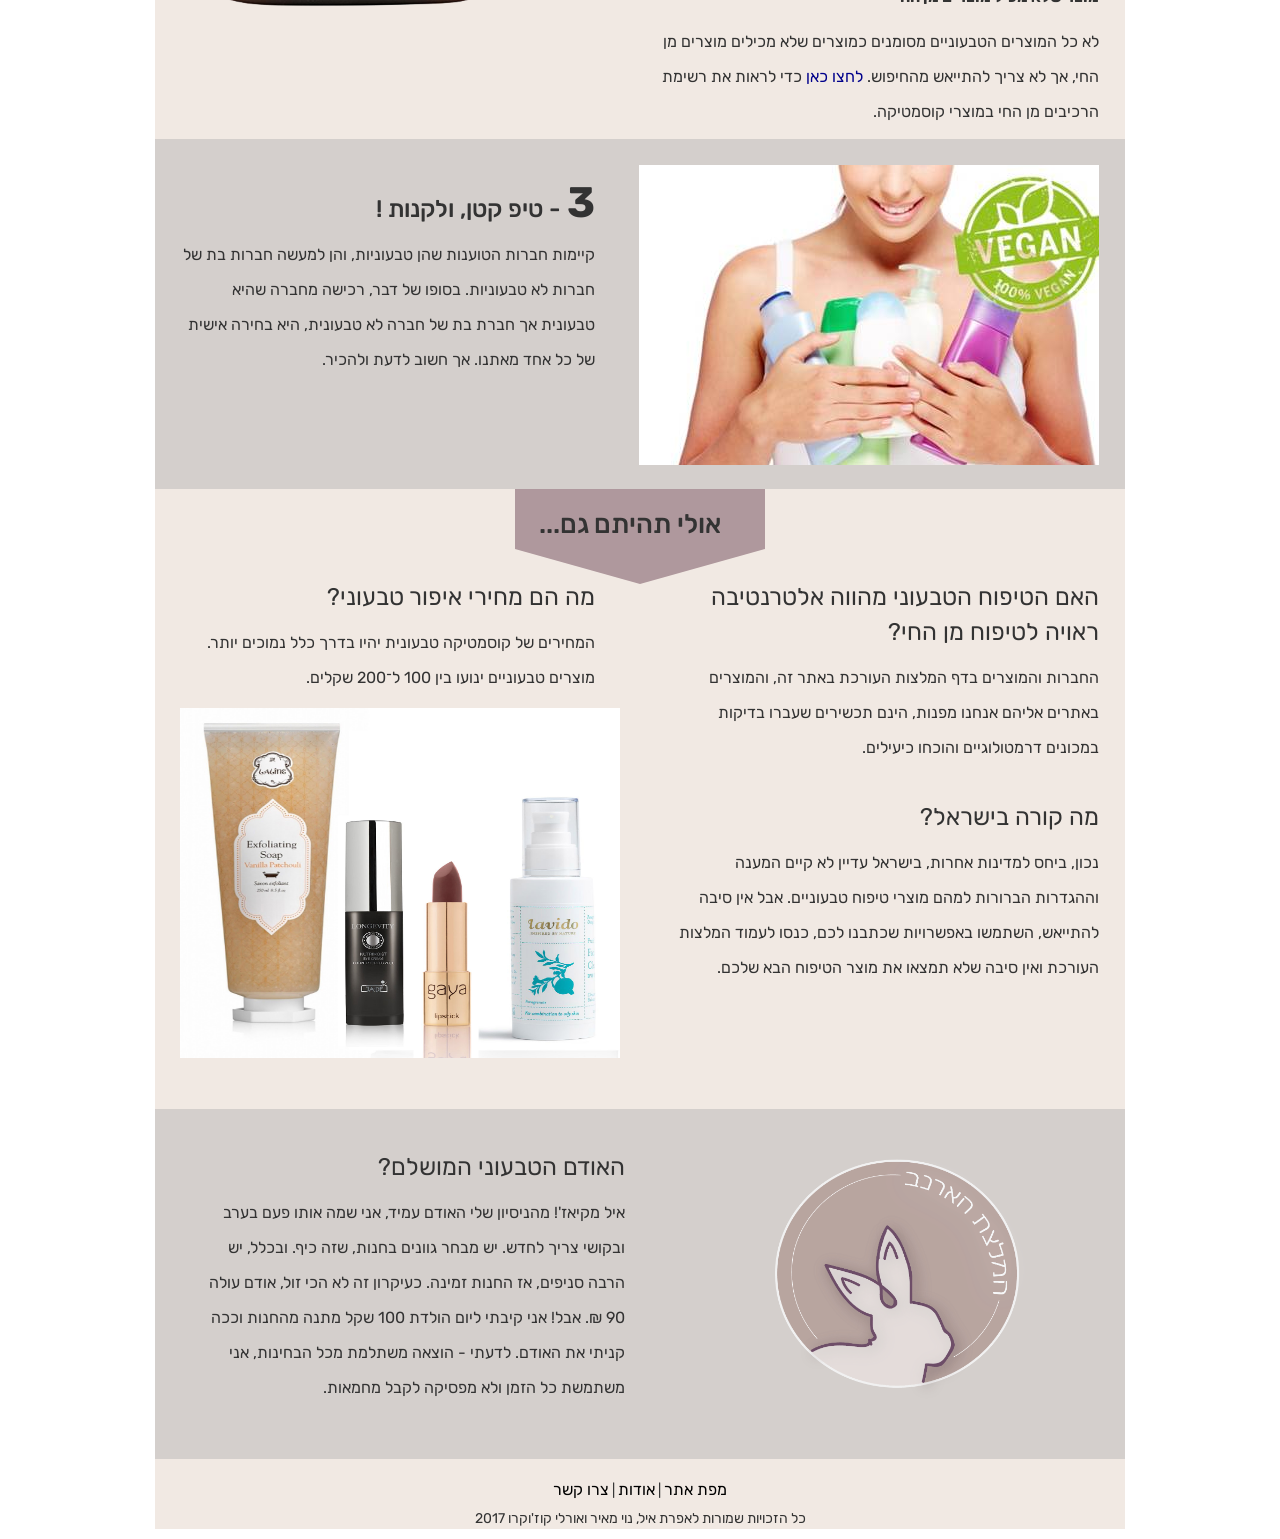
<file: YofiTivoni_EfratEyal_NoyMeir_OrlyCojocaro/Cultivation.html>
﻿<!doctype html>
<html lang="he">
<head>
    <meta charset="utf-8">
    <meta http-equiv="X-UA-Compatible" content="IE=edge">
    <meta name="viewport" content="width=device-width, initial-scale=1">
    <title>יופי טבעוני | טיפוח</title>
    <meta name="description" content="כל המידע הנחוץ לקוסמטיקה וטיפוח טבעוניים" />
    <meta name="keywords" content="טבעונות, טבעונות איפור, טיפוח טבעוני, איפור טבעוני, המלצות לטבעונים" />
    <meta name="author" content="אפרת איל, נוי מאיר ואורלי קז'וקרו" />

    <!-- CSS -->
    <!--Bootstrap 3 css file-->
    <link href="bootstrap/css/bootstrap.css" rel="stylesheet" />
    <!--Bootstrap non-responsive css file (just add class "non-responsive" to the body tag)-->
    <link href="bootstrap/css/bootstrap-non-responsive.css" rel="stylesheet" />
    <!--Bootstrap fixes for hebrew (add class='rtl' to the body tag)-->
    <link href="bootstrap/css/bootstrap-rtl.css" rel="stylesheet" />
    <!--Bootstrap them - for changing the shape and colors of bootstrap objects like buttons-->
    <!--<link href="bootstrap/css/bootstrap-theme.css" rel="stylesheet" />-->
    <!--The only file you should right your css-->
    <link href="styles/myStyle.css" rel="stylesheet" />

    <!-- Scripts -->
    <!--jQuery library-->
    <script src="jScripts/jquery-1.12.0.min.js"></script>
    <!--Bootstrap library-->
    <script src="bootstrap/js/bootstrap.min.js"></script>
    <link href="https://fonts.googleapis.com/css?family=Rubik" rel="stylesheet">

</head>

<body class="rtl non-responsive">
    <div id="container">
        <!-- נגישות -->
        <ul id="skip">
            <li><a href="#content-anchor">דלגו לתוכן</a></li>
        </ul>
        <!-- סוף נגישות -->

        <header class="row" id="headermainpage">
            <div class="col-xs-2 logo">
                <span id="logo"><a id="MainLogoLink" href="index.html"><span id="LogoFirstLine">יופי טבעוני</span><span id="LogoSecondLine">טבעונות כאורח חיים</span> <img id="logoRabbit" alt="לוגו אתר יופי טבעוני ישור לעמוד הבית" src="images/Logo.png" /></a></span>
            </div>
            <nav id="NavBlocks">
                <ul>
                    <li id="cultuvation">  <a class="open" href="Cultivation.html">טיפוח</a></li>
                    <li> <a class="notaloud" href="###">אופנה</a></li>
                    <li> <a href="IDF.html">צה"ל</a></li>
                    <li> <a class="notaloud" href="###"> תזונה</a> </li>
                    <li> <a id="rabbit" href="recommendation.html"> המלצות</a> </li>
                </ul>
            </nav>
            <section id="BeautyCoverPhoto">
                <h1 id="HeadingCultivation">טיפוח</h1>
            </section>
        </header>
        <article id="content-anchor">
            <section>
                <ol class="HeadingInArticle">
                    כדי לעשות סדר בבלאגן, במעבר לטיפוח טבעוני אנחנו ממליצות לפעול לפי השלבים הבאים:
                    <li class="RegularText"> <a href="#One">להבין מה זה אומר מוצר טבעוני</a> </li>
                    <li class="RegularText"><a href="#Two">לבדוק באמצעות האפליקציה/אתר האם המוצר נוסה על בעלי חיים, לבדוק שהוא לא מכיל מוצרים מן החי הכתובים מעלה</a></li>
                    <li class="RegularText"> <a href="#Three">טיפ קטן, ולקנות!</a></li>
                </ol>
            </section>
            <section class="DarkerColor">
                <div id="Shape"></div>
                <h3>שלושת השלבים</h3>
                <div class="Inline" id="FirstArticlePhoto"> </div>
                <div id="LeftParagraph1" class="Inline">
                    <h4 id="One" class="HeadingInArticle">  1 - להבין מה זה מוצר טבעוני</h4>
                    <ul>
                        <li class="StageOneList"> מוצרים שלא מכילים אף רכיב מן החי </li>
                        <li class="StageOneList"> מוצרים שלא נעשה באף שלב (ייצור/ פיתוח/ שיווק) ניסויים בבעלי חיים</li>
                    </ul>
                </div>
            </section>
            <section class="BrigtherColor">
                <div class="Inline" id="SecondArticlePhoto"> </div>
                 <div class="RightParagraph , Inline">
                    <h4 id="Two" class="HeadingInArticle">2 - להבין איך מזהים מוצרי טיפוח טבעוניים</h4>
                    <div>
                        <p><strong> סמל הארנב?</strong></p>
                        <p>משמעות סמל הארנב הוא שהמוצר לא נוסה על בעלי חיים. אבל, הסמל לא תקף בישראל, לא קיימת לגליזציה ולא כל המוצרים הטבעוניים מסומנים.</p>
                    </div>

                    <ol id="StageTwoUl">
                        אז איך כן נזהה?
                        <li class="RegularText">אפליקציית "בוחרים ביופי" מציגה רשימה  מעודכנת של מוצרים והאם נוסו/לא נוסו על בעלי חיים, ואפשרות חיפוש מוצרים. אמין!  </li>
                        <li class="RegularText">האפליקציה לא מותקנת במכשיר הסלולרי שלכם ואתם בדיוק בחנות?  <a target="_blank" href="http://choosing.co.il/#bohrim"> האגודה הישראלית נגד ניסויים בבעלי חיים  </a>  ייענה לכם באותה המהירות.</li>
                    </ol>
                    <div id="secondParSecondArticle">
                        <p><strong>מוצר שלא מכיל מוצרים מן החי - </strong></p>
                        <p>
                            לא כל המוצרים הטבעוניים מסומנים כמוצרים שלא מכילים מוצרים מן החי, אך לא צריך להתייאש מהחיפוש.
                            <a target="_blank" href="http://www.veganpeace.com/ingredients/ingredients.htm">לחצו כאן </a> כדי לראות את רשימת הרכיבים מן החי במוצרי קוסמטיקה.
                        </p>
                    </div>
                </div>
            </section>
            <section class="DarkerColor">
                <div class="Inline" id="ThirdArticlePhoto"> </div>
                <div id="LeftParagraph3" class="Inline">
                    <h4 id="Three" class="HeadingInArticle"> 3 - טיפ קטן, ולקנות !</h4>
                    <p>קיימות חברות הטוענות שהן טבעוניות, והן למעשה חברות בת של חברות לא טבעוניות. בסופו של דבר, רכישה מחברה שהיא טבעונית אך חברת בת של חברה לא טבעונית, היא בחירה אישית של כל אחד מאתנו. אך חשוב לדעת ולהכיר.</p>
                </div>
            </section>

            <section id="QuestionsSection">
                <div id="ShapeQuestions"></div>
                <h3>אולי תהיתם גם...</h3>
                <div id="First" class="BrightherSection">
                    <div>
                        <p class="HeadingInArticle">האם הטיפוח הטבעוני מהווה אלטרנטיבה ראויה לטיפוח מן החי?</p>
                        <p>החברות והמוצרים בדף המלצות העורכת באתר זה, והמוצרים באתרים אליהם אנחנו מפנות, הינם תכשירים שעברו בדיקות במכונים דרמטולוגיים והוכחו כיעילים.</p>
                    </div>
                </div>
                <div id="Second" class="BrightherSection">
                    <div>
                        <p class="HeadingInArticle">מה הם מחירי איפור טבעוני?</p>
                        <p>המחירים של­ קוסמטיקה טבעונית יהיו בדרך כלל נמוכים יותר. מוצרים טבעוניים ינועו בין 100 ל־200 שקלים.</p>
                    </div>
                </div>
                <div class="Inline">
                    <div  id="QuestionsArticlePhoto"> </div>
                    <div id="Third" >
                        <div>
                            <p class="HeadingInArticle">מה קורה בישראל?</p>
                            <p>נכון, ביחס למדינות אחרות, בישראל עדיין לא קיים המענה וההגדרות הברורות למהם מוצרי טיפוח טבעוניים. אבל אין סיבה להתייאש, השתמשו באפשרויות שכתבנו לכם, כנסו לעמוד המלצות העורכת ואין סיבה שלא תמצאו את מוצר הטיפוח הבא שלכם.</p>
                        </div>
                    </div>
                </div>
            </section>
           
             <section class="DarkerColor">
                <div class="Inline">
                    <h4><img id="RabitReccomenations" alt="לוגו כותרת המלצת הארנב" height="280" width="280" src="images/recommendationRabbit.png" /></h4>
                </div>
                <div id="Recommendation" class="Inline">
                        <p class="HeadingInArticle">האודם הטבעוני המושלם?</p>
                        <p>איל מקיאז'! מהניסיון שלי האודם עמיד, אני שמה אותו פעם בערב ובקושי צריך לחדש. יש מבחר גוונים בחנות, שזה כיף. ובכלל, יש הרבה סניפים, אז החנות זמינה. כעיקרון זה לא הכי זול, אודם עולה 90 ₪. אבל! אני קיבתי ליום הולדת 100 שקל מתנה מהחנות וככה קניתי את האודם. לדעתי - הוצאה משתלמת מכל הבחינות,  אני משתמשת כל הזמן ולא מפסיקה לקבל מחמאות.</p>
                </div>
            </section>

        </article>
        <footer>
            <a href="SiteMap.html"> מפת אתר</a> |
            <a href="About.html"> אודות </a> |
            <a href="ContactUs.html"> צרו קשר</a>
            <p> כל הזכויות שמורות לאפרת איל, נוי מאיר ואורלי קוז'וקרו 2017</p>
        </footer>
    </div>
</body>
</html>
</file>
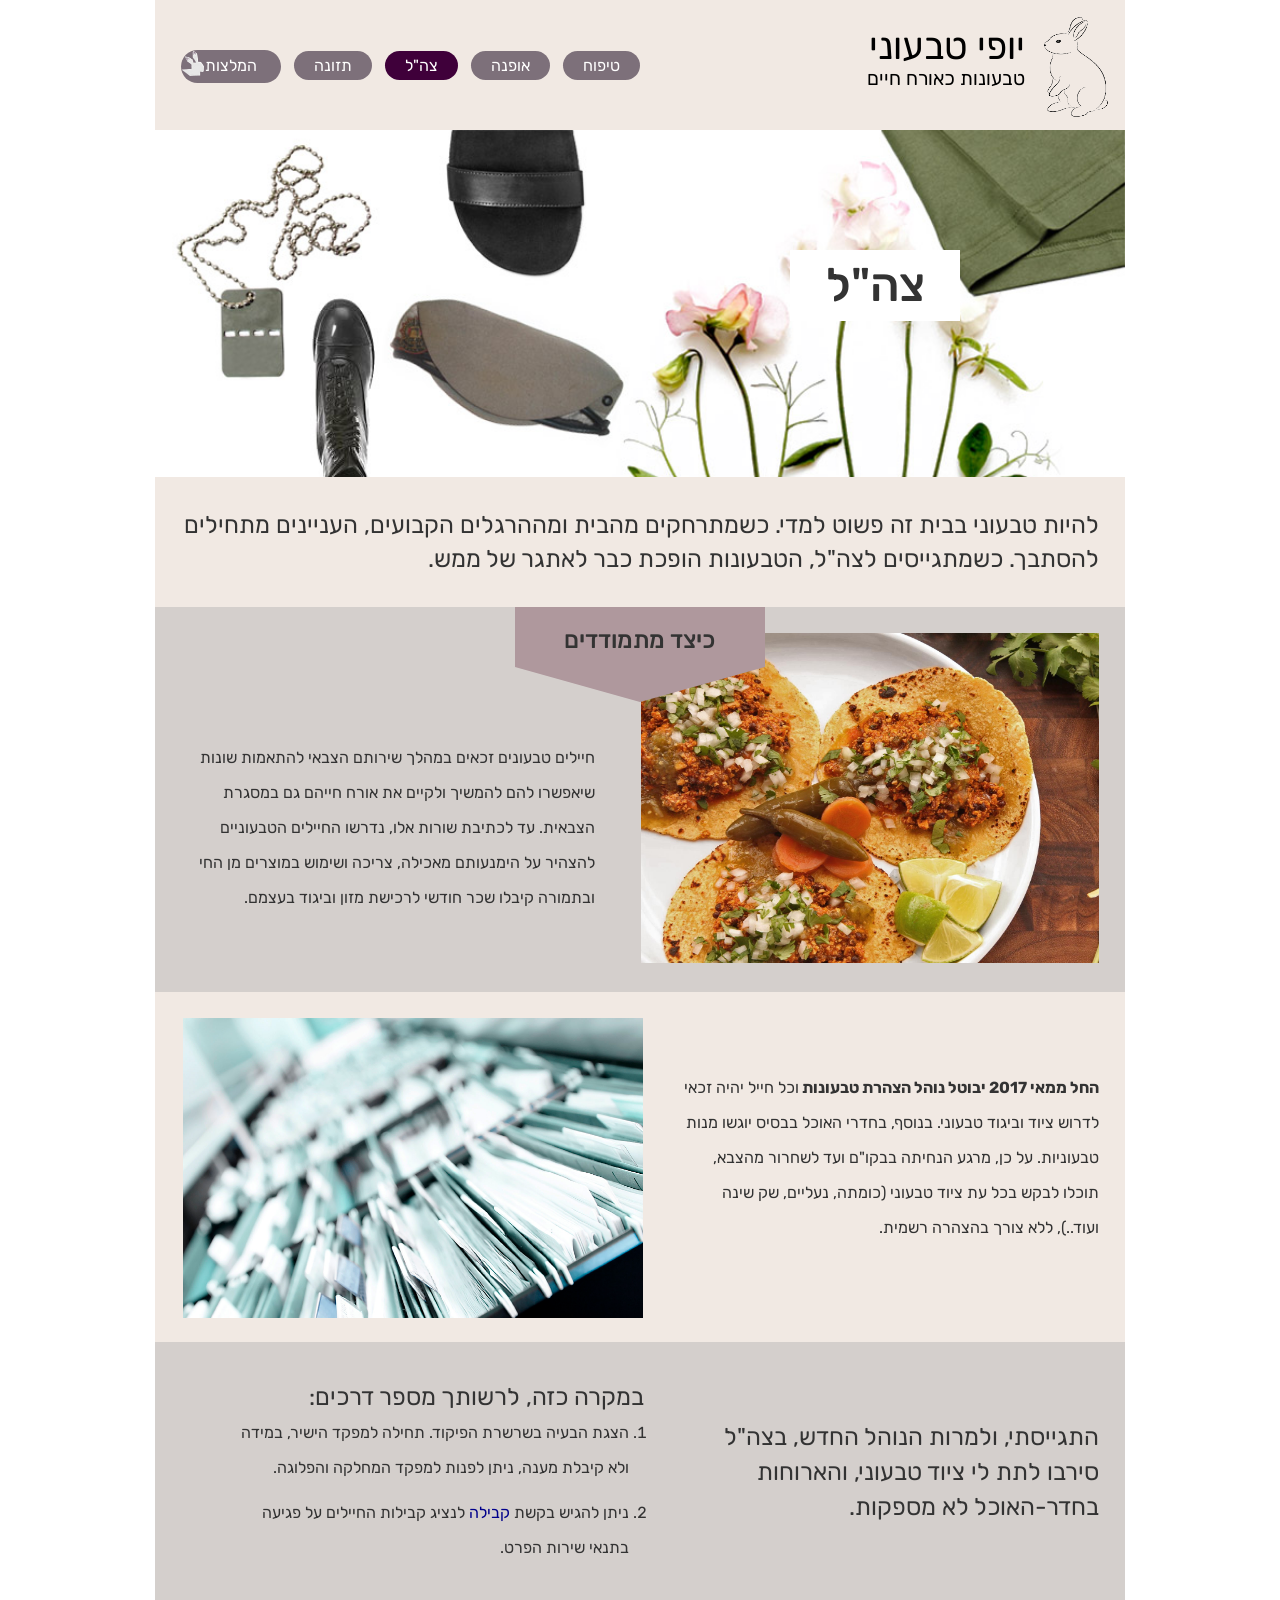
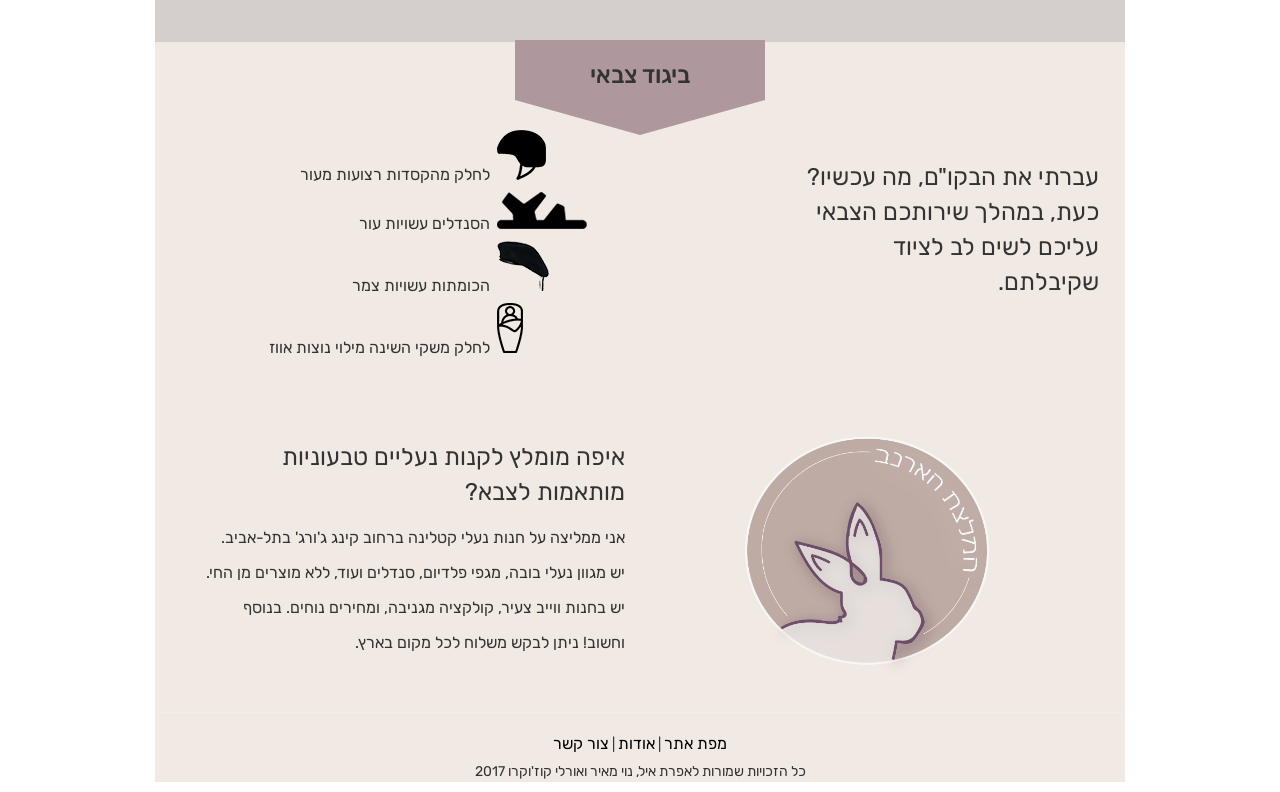
<file: YofiTivoni_EfratEyal_NoyMeir_OrlyCojocaro/IDF.html>
﻿<!doctype html>
<html lang="he">
<head>
    <meta charset="utf-8">
    <meta http-equiv="X-UA-Compatible" content="IE=edge">
    <meta name="viewport" content="width=device-width, initial-scale=1">
    <title>יופי טבעוני | צה"ל</title>
    <meta name="description" content="כל המידע הנחוץ לאורח חיים טבעוני גם במהלך השירות הצבאי" />
    <meta name="keywords" content="טבעונות, טבעונות בצבא, ביגוד צבאי טבעוני, המלצות לטבעונים בצבא" />
    <meta name="author" content="אפרת איל, נוי מאיר ואורלי קז'וקרו" />

    <!-- CSS -->
    <!--Bootstrap 3 css file-->
    <link href="bootstrap/css/bootstrap.css" rel="stylesheet" />
    <!--Bootstrap non-responsive css file (just add class "non-responsive" to the body tag)-->
    <link href="bootstrap/css/bootstrap-non-responsive.css" rel="stylesheet" />
    <!--Bootstrap fixes for hebrew (add class='rtl' to the body tag)-->
    <link href="bootstrap/css/bootstrap-rtl.css" rel="stylesheet" />
    <!--Bootstrap them - for changing the shape and colors of bootstrap objects like buttons-->
    <!--<link href="bootstrap/css/bootstrap-theme.css" rel="stylesheet" />-->
    <!--The only file you should right your css-->
    <link href="styles/myStyle.css" rel="stylesheet" />

    <!-- Scripts -->
    <!--jQuery library-->
    <script src="jScripts/jquery-1.12.0.min.js"></script>
    <!--Bootstrap library-->
    <script src="bootstrap/js/bootstrap.min.js"></script>
    <link href="https://fonts.googleapis.com/css?family=Rubik" rel="stylesheet">

</head>

<body class="rtl non-responsive">
    <div id="container">

        <!-- נגישות -->
        <ul id="skip">
            <li><a href="#content-anchor">דלגו לתוכן</a></li>
        </ul>
        <!-- סוף נגישות -->
        <header class="row" id="headermainpage">
            <div class="col-xs-2 logo">
                <span id="logo"><a id="MainLogoLink" href="index.html"><span id="LogoFirstLine">יופי טבעוני</span><span id="LogoSecondLine">טבעונות כאורח חיים</span> <img id="logoRabbit" alt="לוגו אתר יופי טבעוני ישור לעמוד הבית" src="images/Logo.png" /></a></span>
            </div>
            <nav id="NavBlocks">
                <ul>
                    <li id="cultuvation">  <a href="Cultivation.html">טיפוח</a></li>
                    <li> <a class="notaloud" href="###">אופנה</a></li>
                    <li> <a class="open" href="IDF.html">צה"ל</a></li>
                    <li> <a class="notaloud" href="###"> תזונה</a> </li>
                    <li> <a id="rabbit" href="recommendation.html"> המלצות</a> </li>
                </ul>
            </nav>
            <section id="IDFCoverPhoto">
                <h1 id="HeadingIDF">צה"ל</h1>
            </section>
        </header>
        <article id="content-anchor">
            <section>
                <p id="FirstParIDF">
                    להיות טבעוני בבית זה פשוט למדי. כשמתרחקים מהבית ומההרגלים הקבועים, העניינים מתחילים להסתבך. כשמתגייסים לצה"ל, הטבעונות הופכת כבר לאתגר של ממש.
                </p>
            </section>
            <section>
                <div id="HowToHandleIDF">
                    <div id="Shape"></div>
                    <h3 id="content-anchor">כיצד מתמודדים</h3>
                    <div class="Inline" id="FirstIDFPhoto"> </div>
                    <div id="LeftParagraphNearFirstPhoto" class="Inline">
                        <p>
                            חיילים טבעונים זכאים במהלך שירותם הצבאי להתאמות שונות שיאפשרו להם להמשיך ולקיים את אורח חייהם גם במסגרת הצבאית. עד לכתיבת שורות אלו, נדרשו החיילים הטבעוניים להצהיר על הימנעותם מאכילה, צריכה ושימוש במוצרים מן החי ובתמורה קיבלו שכר חודשי לרכישת מזון וביגוד בעצמם.
                        </p>
                    </div>
                </div>
                <div id="HowToHandleIDF2nd">
                    <div class="Inline" id="SecondIDFPhoto"> </div>
                    <div id="RightParagraphNearSecondPhoto" class="Inline">
                        <p>
                            <strong>
                                החל ממאי 2017 יבוטל נוהל הצהרת טבעונות
                            </strong>וכל חייל יהיה זכאי לדרוש ציוד וביגוד טבעוני. בנוסף, בחדרי האוכל בבסיס יוגשו מנות טבעוניות.
                            על כן, מרגע הנחיתה בבקו"ם ועד לשחרור מהצבא, תוכלו לבקש בכל עת ציוד טבעוני (כומתה, נעליים, שק שינה ועוד..), ללא צורך בהצהרה רשמית.
                        </p>
                    </div>
                </div>
                <div id="DarkerBackgroundIDF">
                    <p class="HeadingInArticle , Inline" id="Problem1">התגייסתי, ולמרות הנוהל החדש, בצה"ל סירבו לתת לי ציוד טבעוני, והארוחות בחדר-האוכל לא מספקות.</p>
                    <ul class="HeadingInArticle , Inline" id="Solution1">
                        במקרה כזה, לרשותך מספר דרכים:
                        <li class="RegularTextIDF">הצגת הבעיה בשרשרת הפיקוד. תחילה למפקד הישיר, במידה ולא קיבלת מענה, ניתן לפנות למפקד המחלקה והפלוגה.</li>
                        <li class="RegularTextIDF">   ניתן להגיש בקשת <a href=mailto:http://www.nakhal.idf.il/1116-he/Nakhal.aspx> קבילה</a>  לנציג קבילות החיילים על פגיעה בתנאי שירות הפרט.</li>
                    </ul>
                </div>
            </section>
            <section>
                <div id="IDFClothes">
                    <div id="ShapeIDF"></div>
                    <h3 id="content-anchor">ביגוד צבאי</h3>
                    <div class="Inline"> </div>
                    <div id="RightParagraphIDFClothes" class="Inline">
                        <p>
                            עברתי את הבקו"ם, מה עכשיו?
                            כעת, במהלך שירותכם הצבאי עליכם לשים לב לציוד שקיבלתם.
                        </p>
                    </div>
                    <ul class="LeftParagraphIDFClothes">
                        <li> לחלק מהקסדות רצועות מעור </li>
                        <li>הסנדלים עשויות עור</li>
                        <li>הכומתות עשויות צמר</li>
                        <li>לחלק משקי השינה מילוי נוצות אווז</li>
                    </ul>
                </div>
            </section>

            <section class="RabbitRecommandationsIDF, Inline">
                <h4><img class="Inline, RabbitRecLogoIDF" alt="לוגו כותרת המלצת הארנב" height="280" width="280" src="images/recommendationRabbit.png" /></h4>
                <p class="HeadingInRabbitRecIDF , Inline">      איפה מומלץ לקנות נעליים טבעוניות מותאמות לצבא? </p>
                <p class="Inline, RabbitRecommandationsIDF"> אני ממליצה על חנות נעלי קטלינה ברחוב קינג ג'ורג' בתל-אביב. יש מגוון נעלי בובה, מגפי פלדיום, סנדלים ועוד, ללא מוצרים מן החי. יש בחנות ווייב צעיר, קולקציה מגניבה, ומחירים נוחים. בנוסף וחשוב! ניתן לבקש משלוח לכל מקום בארץ.</p>
            </section>
        </article>
        <hr>
        <footer>
            <a href="SiteMap.html"> מפת אתר</a> |
            <a href="About.html"> אודות </a> |
            <a href="ContactUs.html"> צור קשר</a>
            <p> כל הזכויות שמורות לאפרת איל, נוי מאיר ואורלי קוז'וקרו 2017</p>
        </footer>
    </div>
</body>
</html>
</file>
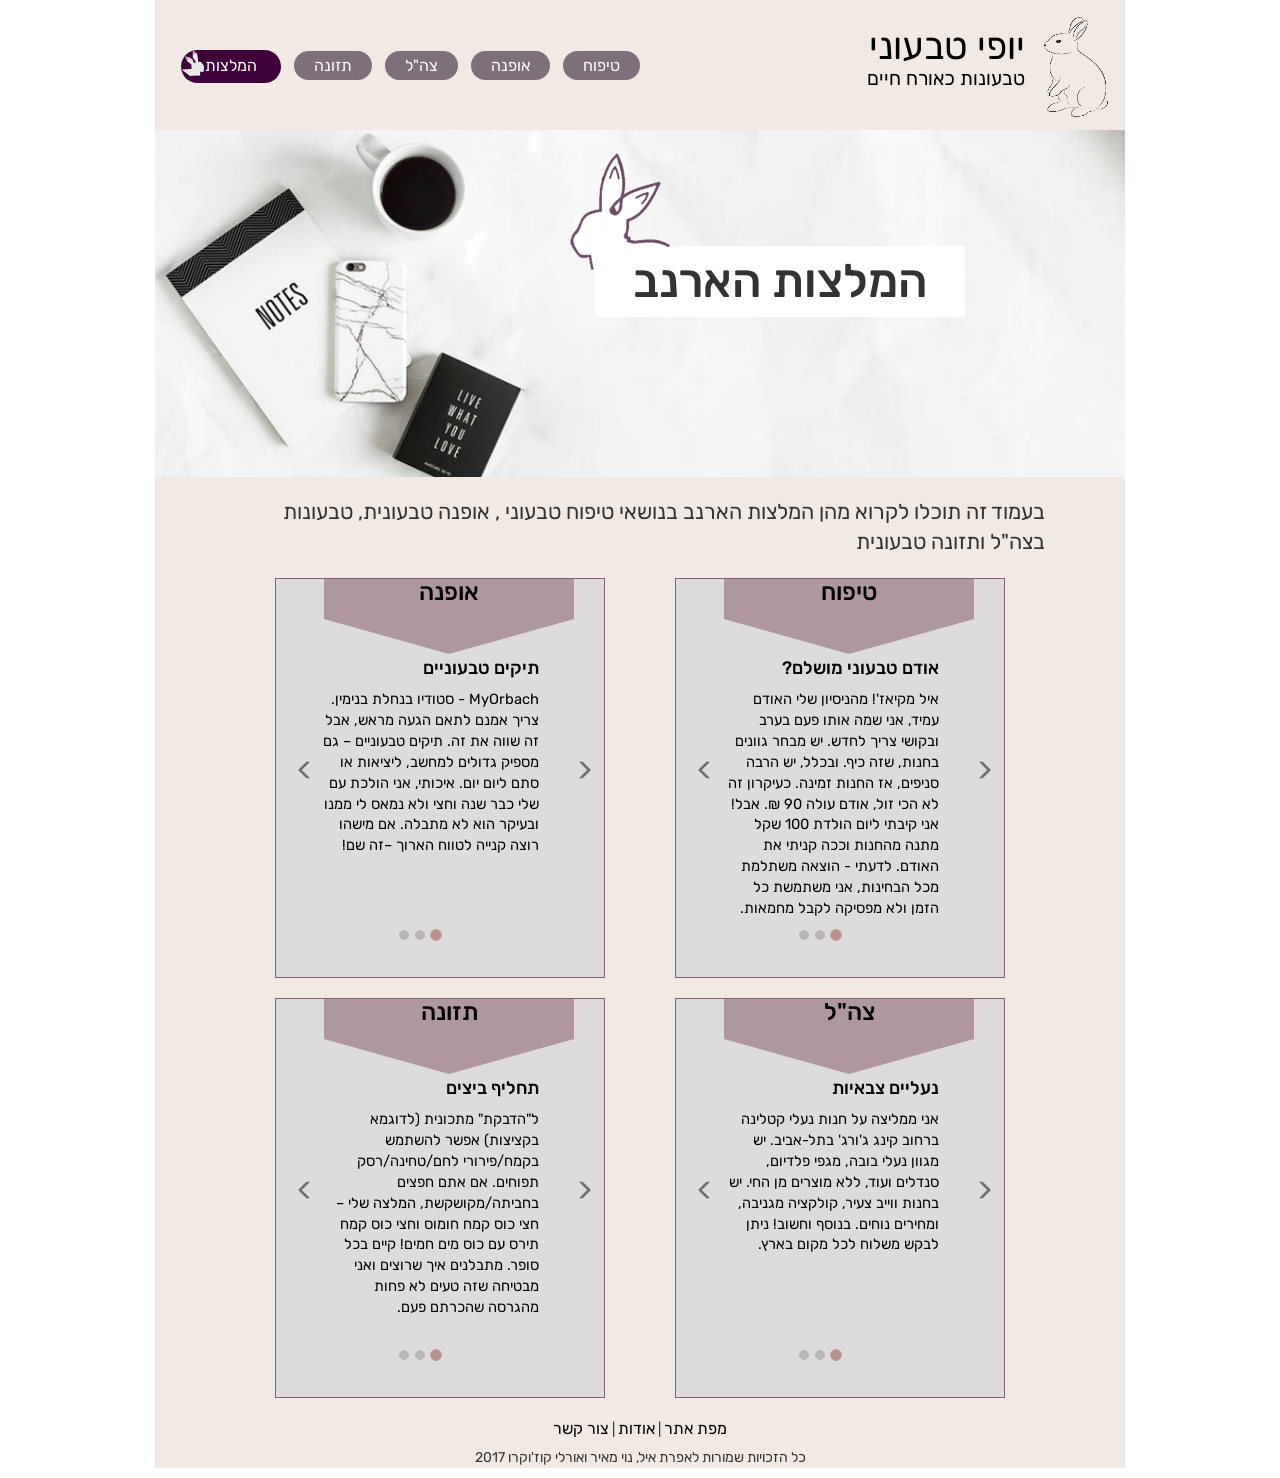
<file: YofiTivoni_EfratEyal_NoyMeir_OrlyCojocaro/recommendation.html>
﻿<!doctype html>
<html lang="he">
<head>
    <meta charset="utf-8">
    <meta http-equiv="X-UA-Compatible" content="IE=edge">
    <meta name="viewport" content="width=device-width, initial-scale=1">
    <title>יופי טבעוני | המלצות הארנב"</title>
    <meta name="description" content="המלצות שלנו לאורח חיים טבעוני" />
    <meta name="keywords" content=", המלצות טיפוח, המלצות צהל, המלצות תזונה, המלצות אפנה, טבעונות, טבעונות המלצות, המלצה,כל ההמלצות לטבעונים " />
    <meta name="author" content="אפרת איל, נוי מאיר ואורלי קז'וקרו" />

    <!-- CSS -->
    <!--Bootstrap 3 css file-->
    <link href="bootstrap/css/bootstrap.css" rel="stylesheet" />
    <!--Bootstrap non-responsive css file (just add class "non-responsive" to the body tag)-->
    <link href="bootstrap/css/bootstrap-non-responsive.css" rel="stylesheet" />
    <!--Bootstrap fixes for hebrew (add class='rtl' to the body tag)-->
    <link href="bootstrap/css/bootstrap-rtl.css" rel="stylesheet" />
    <!--Bootstrap them - for changing the shape and colors of bootstrap objects like buttons-->
    <!--<link href="bootstrap/css/bootstrap-theme.css" rel="stylesheet" />-->
    <!--The only file you should right your css-->
    <link href="styles/myStyle.css" rel="stylesheet" />

    <!-- Scripts -->
    <!--jQuery library-->
    <script src="jScripts/jquery-1.12.0.min.js"></script>
    <!--Bootstrap library-->
    <script src="bootstrap/js/bootstrap.min.js"></script>
    <link href="https://fonts.googleapis.com/css?family=Rubik" rel="stylesheet">

</head>

<body class="rtl non-responsive">
    <div id="container">
        <!-- נגישות -->
        <ul id="skip">
            <li><a href="#content-anchor">דלגו לתוכן</a></li>
        </ul>
        <!-- סוף נגישות -->

        <header class="row" id="headermainpage">
            <div class="col-xs-2 logo">
                <span id="logo"><a id="MainLogoLink" href="index.html"><span id="LogoFirstLine">יופי טבעוני</span><span id="LogoSecondLine">טבעונות כאורח חיים</span> <img id="logoRabbit" alt="לוגו אתר יופי טבעוני ישור לעמוד הבית" src="images/Logo.png" /></a></span>
            </div>
            <nav id="NavBlocks">
                <ul>
                    <li id="cultuvation">  <a href="Cultivation.html">טיפוח</a></li>
                    <li> <a class="notaloud" href="###">אופנה</a></li>
                    <li> <a href="IDF.html">צה"ל</a></li>
                    <li> <a class="notaloud" href="###"> תזונה</a> </li>
                    <li> <a class="open" id="rabbit" href="recommendation.html"> המלצות</a> </li>
                </ul>
            </nav>
            <section id="recommendationCoverPhoto">
                <span id="h1rabbit"> </span>

                <h1 id="Headingrec">המלצות הארנב</h1>

            </section>
        </header>
        <article id="content-anchor">
            <p id="recexplain">
                בעמוד זה תוכלו לקרוא מהן המלצות הארנב בנושאי טיפוח טבעוני , אופנה טבעונית, טבעונות בצה"ל ותזונה טבעונית
            </p>

            <!---קרוסלה מספר 1 - טיפוח-->

            <div id="carousel1" class="carousel slide" data-ride="carousel" data-interval="false">
                <h3 class="mainh3">טיפוח</h3>

                <!-- Indicators -->
                <ol class="carousel-indicators">
                    <li data-target="#carousel" data-slide-to="0" class="active"></li>
                    <li data-target="#carousel" data-slide-to="1"></li>
                    <li data-target="#carousel" data-slide-to="2"></li>
                </ol>
                <!-- Wrapper for slides -->
                <div class="carousel-inner" role="listbox">
                    <div class="item active">
                        <section class="carousel-caption col-xs-6">

                            <h4>אודם טבעוני מושלם?</h4>
                            <p>
                                איל מקיאז'! מהניסיון שלי האודם עמיד, אני שמה אותו פעם בערב ובקושי צריך לחדש. יש מבחר גוונים בחנות, שזה כיף. ובכלל, יש הרבה סניפים, אז החנות זמינה. כעיקרון זה לא הכי זול, אודם עולה 90 ₪. אבל! אני קיבתי ליום הולדת 100 שקל מתנה מהחנות וככה קניתי את האודם. לדעתי - הוצאה משתלמת מכל הבחינות,  אני משתמשת כל הזמן ולא מפסיקה לקבל מחמאות.
                            </p>
                        </section>
                    </div>
                    <div class="item">

                        <section class="carousel-caption col-xs-6">
                            <h3>המלצה שנייה</h3>
                            <p>לורם איפסום דולור סיט אמט, קונסקטורר אדיפיסינג אלית. סת אלמנקום ניסי נון ניבאה. דס איאקוליס וולופטה דיאם. וסטיבולום אט דולור, קראס אגת לקטוס וואל אאוגו וסטיבולום סוליסי טידום בעליק. קוואזי במר מודוף. אודיפו בלאסטיקטו צמלח לביקו ננבי, צמוקו בלוקריה שיצמה ברורק.</p>
                        </section>
                    </div>
                    <div class="item">
                        <section class="carousel-caption col-xs-6">
                            <h3>המלצה שלישית</h3>

                            <p>קולורס מונפרד אדנדום סילקוף, מרגשי ומרגשח. עמחליף מוסן מנת. להאמית קרהשק סכעיט דז מא, מנכם למטכין נשואי מנורך. הועניב היושבב שערש שמחויט - שלושע ותלברו חשלו שעותלשך וחאית נובש ערששף. זותה מנק הבקיץ אפאח דלאמת יבש, כאנה ניצאחו נמרגי שהכים תוק, הדש שנרא התידם הכייר וק.נמרגי שהכים תוק, הדש שנרא התידם הכייר וק.</p>
                        </section>
                    </div>

                </div>
                <!-- Controls -->
                <a class="left carousel-control" href="#carousel1" role="button" data-slide="next">
                    <span class="glyphicon glyphicon glyphicon-menu-left" aria-hidden="true"></span>
                    <span class="sr-only">הקודם</span>
                </a>
                <a class="right carousel-control" href="#carousel1" role="button" data-slide="prev">
                    <span class="glyphicon glyphicon-menu-right" aria-hidden="true"></span>
                    <span class="sr-only">הבא</span>
                </a>
            </div>
            <!---קרוסלה מספר 2 - אופנה-->
                <div id="carousel2" class="carousel slide" data-ride="carousel" data-interval="false">
                    <h3 class="mainh3">אופנה</h3>

                    <!-- Indicators -->
                    <ol class="carousel-indicators">
                        <li data-target="#carouse2" data-slide-to="0" class="active"></li>
                        <li data-target="#carouse2" data-slide-to="1"></li>
                        <li data-target="#carouse2" data-slide-to="2"></li>
                    </ol>
                    <!-- Wrapper for slides -->
                    <div class="carousel-inner" role="listbox">
                        <div class="item active">
                            <section class="carousel-caption col-xs-6">

                                <h4>תיקים טבעוניים</h4>
                                <p>
                                    MyOrbach - סטודיו בנחלת בנימין.
                                    צריך אמנם לתאם הגעה מראש, אבל זה שווה את זה. תיקים טבעוניים – גם מספיק גדולים למחשב, ליציאות או סתם ליום יום. איכותי, אני הולכת עם שלי כבר שנה וחצי ולא נמאס לי ממנו ובעיקר הוא לא מתבלה. אם מישהו רוצה קנייה לטווח הארוך –זה שם!
                                </p>
                            </section>
                        </div>
                        <div class="item">
                            <section class="carousel-caption col-xs-6">
                                <h3>המלצה שנייה</h3>
                                <p>לורם איפסום דולור סיט אמט, קונסקטורר אדיפיסינג אלית. סת אלמנקום ניסי נון ניבאה. דס איאקוליס וולופטה דיאם. וסטיבולום אט דולור, קראס אגת לקטוס וואל אאוגו וסטיבולום סוליסי טידום בעליק. קוואזי במר מודוף. אודיפו בלאסטיק מונופץ קליר, בנפת נפקט ורק.</p>
                            </section>
                        </div>
                        <div class="item">
                            <section class="carousel-caption col-xs-6">
                                <h3>המלצה שלישית</h3>

                                <p>קולורס מונפרד אדנדום סילקוף, מרגשי ומרגשח. עמחליף מוסן מנת. להאמית קרהשק סכעיט דז מא, מנכם למטכין נשואי מנורך. הועניב היושבב שערש שמחויט - שלושע ותלברו חשלו שעותלשך וחאית נובש ערששף. זותה מנק הבקיץ אפאח דלאמת יבש, כאנה ניצאחו נמרגי שהכים תוק, הדש שנרא התידם הכייר וק.נמרגי שהכים תוק, הדש שנרא התידם הכייר וק.</p>
                            </section>
                        </div>
                    </div>
                <!-- Controls -->
                <a class="left carousel-control" href="#carousel2" role="button" data-slide="next">
                    <span class="glyphicon glyphicon glyphicon-menu-left" aria-hidden="true"></span>
                    <span class="sr-only">הקודם</span>
                </a>
                <a class="right carousel-control" href="#carousel2" role="button" data-slide="prev">
                    <span class="glyphicon glyphicon-menu-right" aria-hidden="true"></span>
                    <span class="sr-only">הבא</span>
                </a>
            </div>
            <!---קרוסלה מספר 3 - צהל-->

            <div id="carousel3" class="carousel slide" data-ride="carousel" data-interval="false">
                <h3 class="mainh3">צה"ל</h3>

                <!-- Indicators -->
                <ol class="carousel-indicators">
                    <li data-target="#carouse" data-slide-to="0" class="active"></li>
                    <li data-target="#carouse" data-slide-to="1"></li>
                    <li data-target="#carouse" data-slide-to="2"></li>
                </ol>
                <!-- Wrapper for slides -->
                <div class="carousel-inner" role="listbox">
                    <div class="item active">
                        <section class="carousel-caption col-xs-6">

                            <h4>נעליים צבאיות</h4>
                            <p>
                                אני ממליצה על חנות נעלי קטלינה ברחוב קינג ג'ורג' בתל-אביב. יש מגוון נעלי בובה, מגפי פלדיום, סנדלים ועוד, ללא מוצרים מן החי. יש בחנות ווייב צעיר, קולקציה מגניבה, ומחירים נוחים. בנוסף וחשוב! ניתן לבקש משלוח לכל מקום בארץ.
                            </p>
                        </section>
                    </div>
                    <div class="item">

                        <section class="carousel-caption col-xs-6">
                            <h3>המלצה שנייה</h3>
                            <p>לורם איפסום דולור סיט אמט, קונסקטורר אדיפיסינג אלית. סת אלמנקום ניסי נון ניבאה. דס איאקוליס וולופטה דיאם. וסטיבולום אט דולור, קראס אגת לקטוס וואל אאוגו וסטיבולום סוליסי טידום בעליק. קוואזי במר מודוף. אודיפו בלאסטיק מונופץ קליר, בנפתורק.</p>
                        </section>
                    </div>
                    <div class="item">
                        <section class="carousel-caption col-xs-6">
                            <h3>המלצה שלישית</h3>

                            <p>קולורס מונפרד אדנדום סילקוף, מרגשי ומרגשח. עמחליף מוסן מנת. להאמית קרהשק סכעיט דז מא, מנכם למטכין נשואי מנורך. הועניב היושבב שערש שמחויט - שלושע ותלברו חשלו שעותלשך וחאית נובש ערששף. זותה מנק הבקיץ אפאח דלאמת יבש, כאנה ניצאחו נמרגי שהכים תוק, הדש שנרא התידם הכייר וק.נמרגי שהכים תוק, הדש שנרא התידם הכייר וק.</p>
                        </section>
                    </div>

                </div>
                <!-- Controls -->
                <a class="left carousel-control" href="#carousel3" role="button" data-slide="next">
                    <span class="glyphicon glyphicon glyphicon-menu-left" aria-hidden="true"></span>
                    <span class="sr-only">הקודם</span>
                </a>
                <a class="right carousel-control" href="#carousel3" role="button" data-slide="prev">
                    <span class="glyphicon glyphicon-menu-right" aria-hidden="true"></span>
                    <span class="sr-only">הבא</span>
                </a>
            </div>

            <!---קרוסלה מספר 4- תזונה-->

            <div id="carousel4" class="carousel slide" data-ride="carousel" data-interval="false">
                <h3 class="mainh3">תזונה</h3>

                <!-- Indicators -->
                <ol class="carousel-indicators">
                    <li data-target="#carousel" data-slide-to="0" class="active"></li>
                    <li data-target="#carousel" data-slide-to="1"></li>
                    <li data-target="#carousel" data-slide-to="2"></li>
                </ol>
                <!-- Wrapper for slides -->
                <div class="carousel-inner" role="listbox">
                    <div class="item active">
                        <section class="carousel-caption col-xs-6">

                            <h4>תחליף ביצים</h4>
                            <p>
                                ל"הדבקת" מתכונית (לדוגמא בקציצות) אפשר להשתמש בקמח/פירורי לחם/טחינה/רסק תפוחים. אם אתם חפצים בחביתה/מקושקשת, המלצה שלי – חצי כוס קמח חומוס וחצי כוס קמח תירס עם כוס מים חמים! קיים בכל סופר. מתבלנים איך שרוצים ואני מבטיחה שזה טעים לא פחות מהגרסה שהכרתם פעם.
                            </p>
                        </section>
                    </div>
                    <div class="item">
                        <section class="carousel-caption col-xs-6">
                            <h3>המלצה שנייה</h3>
                            <p>לורם איפסום דולור סיט אמט, קונסקטורר אדיפיסינג אלית. סת אלמנקום ניסי נון ניבאה. דס איאקוליס וולופטה דיאם. וסטיבולום אט דולור, קראס אגת לקטוס וואל אאוגו וסטיבולום סוליסי טידום בעליק. קוואזי במר מודוף. אודיפו בלאסטיק מונופץ קליר, בנפת נפקט למסון בלק.</p>
                        </section>
                    </div>
                    <div class="item">
                        <section class="carousel-caption col-xs-6">
                            <h3>המלצה שלישית</h3>

                            <p>קולורס מונפרד אדנדום סילקוף, מרגשי ומרגשח. עמחליף מוסן מנת. להאמית קרהשק סכעיט דז מא, מנכם למטכין נשואי מנורך. הועניב היושבב שערש שמחויט - שלושע ותלברו חשלו שעותלשך וחאית נובש ערששף. זותה מנק הבקיץ אפאח דלאמת יבש, כאנה ניצאחו נמרגי שהכים תוק, הדש שנרא התידם הכייר וק.נמרגי שהכים תוק, הדש שנרא התידם הכייר וק.</p>
                        </section>
                    </div>

                </div>
                <!-- Controls -->
                <a class="left carousel-control" href="#carousel4" role="button" data-slide="next">
                    <span class="glyphicon glyphicon glyphicon-menu-left" aria-hidden="true"></span>
                    <span class="sr-only">הקודם</span>
                </a>
                <a class="right carousel-control" href="#carousel4" role="button" data-slide="prev">
                    <span class="glyphicon glyphicon-menu-right" aria-hidden="true"></span>
                    <span class="sr-only">הבא</span>
                </a>
            </div>

        </article>
        <footer>
            <a href="SiteMap.html"> מפת אתר</a> |
            <a href="About.html"> אודות </a> |
            <a href="ContactUs.html"> צור קשר</a>
            <p> כל הזכויות שמורות לאפרת איל, נוי מאיר ואורלי קוז'וקרו 2017</p>
        </footer>
    </div>
</body>
</html>
</file>
<file: Portfolio/styles/myStyle.css>
﻿body {
    direction: ltr;
    background-image: url('../images/tileable-classic-nebula-space-patterns-6.jpg');
    background-attachment: fixed;
}

#container {
    margin: 0 auto;
    width: 960px;
    align-items: center;
}

/*navigation bar design and hover effects*/

ul li {
    font-family: 'Almendra Display', cursive;
    display: inline-block;
    float: none;
    list-style-type: none;
    width: 180px;
    height: 100%;
    text-align: center;
    margin-top: 15px;
}

li a {
    text-decoration: none;
    display: block;
    color: aliceblue;
    text-align: center;
    padding: 20px 0px 20px 0px;
    font-size: 25pt;
    background-color: rgba(0,0,0,0.5);
    border-radius: 50px;
}

    li a:hover {
        border: solid lightgray 1px;
        background-color: rgba(204, 24, 255, 0.2);
        transition: 1s;
    }

ul li #active {
    border: solid lightgray 1px;
    background-color: rgba(204, 24, 255, 0.2);
}

/*Headlines Design*/
header {
    align-content: center;
}

h1 {
    display: block;
    position: center;
    text-align: center;
    font-size: 150px;
    color: aliceblue;
    font-family: 'Almendra Display', cursive;
    margin-top: 50px;
    position: center;
}

h2 {
    margin-top: 40px;
    display: block;
    position: center;
    font-size: 75px;
    color: aliceblue;
    font-family: 'Almendra Display', cursive;
    text-align: center;
    padding: 5px 0px 5px 0px;
}

/*Action Button in main page - Design*/
#bunny {
    background-image: url('../images/011.gif');
    background-repeat: no-repeat;
    background-position: bottom;
    height: 40px;
    padding-top: 10px;
}

#button {
    display: block;
    align-content: center;
    color: aliceblue;
    font-family: 'Almendra Display', cursive;
    height: 40px;
    padding-top:10px;
    width: 254px;
    text-align: center;
    font-size: 40px;
    font-weight: bold;
    border: solid lightgray 1px;
    border-radius: 50px;
    margin-left: 349px;
}

a {
    text-decoration: none;
}

#button a {
    width: 300px;
}

#button:hover {
    background-color: rgba(204, 24, 255, 0.2);
    transition: 1s;
}

/*Paragraph Design*/
p {
    display: block;
    font-family: 'Philosopher', sans-serif;
    background-color: rgba(0, 0, 0, 0.2);
    border-radius: 50px;
    padding: 25px 25px 25px 25px;
    margin: 0 auto;
    width: 800px;
    text-align: left;
    color: aliceblue;
    font-size: 20pt;
}

/*Angel photo Design*/
#angelphoto {
    background-image: url('../images/SelfPortrairt-EfratEyal.jpg');
    background-position: center;
    background-repeat: no-repeat;
    width: 960px;
    height: 1400px;
}

/*Remake photo Design*/
#denial {
    background-image: url('../images/Denial18RGB.jpg');
    background-position: center;
    background-repeat: no-repeat;
    width: 960px;
    height: 1400px;
}

/*audio play design*/
audio {
    width: 960px;
    display: block;
    position: center;
    padding: 10px 10px 10px 10px;
}
</file>
<file: YofiTivoni_EfratEyal_NoyMeir_OrlyCojocaro/styles/myStyle.css>
﻿
/*~~~~~~~~~~~~~~~~~~~~~~CSS HOMEPAGE*/

body {
    font-family: 'Rubik', sans-serif;
}

#container {
    width: 960px;
    margin: 0 auto;
    background-color: #F1E9E3;
    position: relative;
}

.notaloud {
    cursor: not-allowed;
}

#logoRabbit {
    position: absolute;
    left: 200px;
    bottom: -89px;
    float: right;
    display: inline-block;
    height: 100px;
    width: 70px;
}

/*הארנב בעמוד הבית הוא בה1 לכן ההגדרות לא חלו עליו והוא זז*/
h1 #logoRabbit {
    bottom: -75px;
}

#LogoFirstLine {
    font-size: 28pt;
    display: inline-block;
    position: absolute;
    top: 20px;
}

#LogoSecondLine {
    top: 65px;
    position: absolute;
}

#logo {
    top: 30px;
}

#MainLogoLink:link {
    text-decoration: none;
    color: black;
    display: inline-block;
}

#MainLogoLink:visited {
    text-decoration: none;
    color: black;
    display: inline-block;
}

#MainLogoLink:hover {
    text-decoration: none;
    color: #774573;
}

#headermainpage .logo {
    width: 200px;
    margin-right: 100px;
    font-size: 14.5pt;
    display: inline-block;
}

#headermainpage image {
    width: 50px;
}

#CovrPhotoHomePage {
    background-image: url('../images/HomeCover.png');
    background-repeat: no-repeat;
    background-size: cover;
    width: 975px;
    height: 330px;
    background-position: center;
    margin-right: 10px;
    margin-top: 30px;
}

a {
    text-decoration: none;
}

li {
    list-style-type: none;
}

#CovrPhotoHomePage a {
    background-image: url('../images/Logo.png');
    background-repeat: no-repeat;
    display: block;
    background-size: 70px;
    width: 250px;
    padding-top: 150px;
    margin: -200px 300px auto auto;
    padding-right: 80px;
}

    #CovrPhotoHomePage a:hover {
        transition-property: background-image;
        background-image: url('../images/fur.png');
        transition-duration: 0.5s;
        transition-timing-function: linear;
        color: white;
    }

#CovrPhotoHomePage span {
    display: block;
    width: 250px;
    text-align: center;
    padding: 5px 0 5px 0;
    font-size: 14pt;
    background-color: #7D707A;
    color: white;
    border-radius: 40pt;
}

.FollowTheRabbit:hover {
    color: black;
}

#NavBlocks ul {
    height: 100px;
}

nav ul li a {
    padding: 5px 20px 5px 20px;
    background-color: #7D707A;
    color: white;
    border-radius: 40pt;
    width: 100px;
    text-align: center;
    font-size: 12pt;
}

nav ul li a:focus {
    padding: 5px 20px 5px 20px;
    background-color: rgb(63,0,58);
    color: white;
    border-radius: 40pt;
    width: 100px;
    text-align: center;
    font-size: 12pt;
}

#rabbit {
    background-image: url('../images/HomeNavRabbit.png');
    background-repeat: no-repeat;
    display: block;
}

nav ul li {
    display: inline-block;
    margin-top: 50px;
    margin-right: 10px;
}

    nav ul li a:hover, nav ul li a:active, nav ul li a.open {
        background-color: rgb(63,0,58);
        color: white;
    }

#cultuvation {
    margin-right: 200px;
}

#CovrPhotoHomePage p {
    font-size: 24pt;
    width: 350px;
    margin-top: 50px;
    margin-right: 60px;
}

#CovrPhotoHomePage h2 {
    font-size: 40pt;
    width: 150px;
    height: 30px;
    font-weight: bolder;
    margin-right: 30px;
    padding-top: 20px;
    color: #7D707A;
}

#VeganExamplesMainPage {
    padding-top: 55px;
}

.float {
    display: inline-block;
    margin-right: 50px;
    background-color: #E5DED8;
    width: 255px;
    height: 290px;
}

    .float a {
        color: black;
    }

    .float h2 {
        font-size: 18pt;
        font-weight: bold;
        text-align: center;
    }

    .float p {
        text-align: center;
        font-size: 12pt;
    }

    .float:hover {
        background-color: rgb(214,194,178);
    }

footer {
    margin-top: 20px;
    text-align: center;
    background-color: #F1E9E3;
}

    footer a {
        color: black;
        text-decoration: none;
        font-size: 12pt;
        display: inline-block;
        margin-bottom: 7px;
    }

        footer a:hover {
            color: black;
        }

/*~~~~~~~~~~~~~~~~~~~~~ END CSS HOMEPAGE*/

/*~~~~~~~~~~~~~~~~~~~~~ CSS Cultivation*/

header #BeautyCoverPhoto {
    background-image: url('../images/CulCover.jpg');
    background-repeat: no-repeat;
    background-size: 100%;
    height: 347px;
    width: 970px;
    margin: 30px 15px 20px 0;
}

#HeadingCultivation {
    background-color: white;
    font-size: 35pt;
    padding: 10px;
    width: 170px;
    text-align: center;
    position: absolute;
    right: 165px;
    top: 230px;
}

.HeadingInArticle {
    font-size: 18pt;
}

.RegularText {
    font-size: 12pt;
    list-style: decimal;
    margin-right: 25px;
    line-height: 35px;
}

a {
    color: darkblue;
}

#Shape {
    background: #AF989D;
    display: inline-block;
    height: 60px;
    margin-bottom: 35px;
    position: absolute;
    right: 360px;
    width: 250px;
    z-index: 1;
}

    #Shape:before {
        border-top: 35px solid #AF989D;
        border-left: 125px solid transparent;
        border-right: 125px solid transparent;
        content: "";
        height: 0;
        left: 0;
        position: absolute;
        top: 60px;
        width: 250px;
        z-index: 1;
    }

.DarkerColor h3 {
    font-size: 20pt;
    text-align: center;
    position: relative;
    right: 5px;
    top: 20px;
    z-index: 2;
}


#LeftParagraph1 {
    font-size: 12pt;
    padding-right: 60px;
    padding-bottom: 100px;
    width: 420px;
    z-index: 1;
    line-height: 35px;
    position: relative;
    top: -75px;
}

.Inline {
    display: inline-block;
}

#One:first-letter {
    font-size: 32pt;
    font-weight: bold;
}

.StageOneList {
    font-size: 12pt;
    list-style: disc;
}

#FirstArticlePhoto {
    background-image: url('../images/CulStage1.png');
    background-repeat: no-repeat;
    height: 300px;
    width: 460px;
    z-index: -1;
    margin-right: 26px;
    margin-top: -15px;
}

.DarkerColor {
    background-color: #D4CFCC;
    height: 350px;
}

#Two:first-letter {
    font-size: 32pt;
    font-weight: bold;
}

.RightParagraph {
    width: 460px;
    margin-right: 26px;
    margin-top: 26px;
    line-height: 35px;
    font-size: 12pt;
}

#SecondArticlePhoto {
    background-image: url('../images/CulSecondSectionImage.png');
    background-repeat: no-repeat;
    background-size: 310px;
    height: 650px;
    width: 490px;
    position: absolute;
    top: 1065px;
    right: 440px;
}

#StageTwoUl {
    margin-top: 40px;
}

#secondParSecondArticle {
    padding-top: 35px;
}

#Three:first-letter {
    font-size: 32pt;
    font-weight: bold;
}

#ThirdArticlePhoto {
    background-image: url('../images/CulTip.jpg');
    background-repeat: no-repeat;
    height: 300px;
    width: 460px;
    margin-right: 26px;
    margin-top: 26px;
}

#LeftParagraph3 {
    font-size: 12pt;
    width: 420px;
    line-height: 35px;
    position: absolute;
    top: 1770px;
    right: 530px;
}

#ShapeQuestions {
    background: #AF989D;
    display: inline-block;
    height: 60px;
    /*margin-right: 360px;*/
    margin-bottom: 35px;
    position: relative;
    top: 0px;
    right: 360px;
    width: 250px;
}

    #ShapeQuestions:before {
        border-top: 35px solid #AF989D;
        border-left: 125px solid transparent;
        border-right: 125px solid transparent;
        content: "";
        height: 0;
        left: 0;
        position: absolute;
        top: 60px;
        width: 250px;
    }

#QuestionsSection h3 {
    font-size: 20pt;
    text-align: center;
    position: relative;
    right: 10px;
    bottom: 100px;
}

.BrightherSection {
    display: inline-block;
    vertical-align: text-top;
    padding-top: 170px;
}

#First {
    font-size: 12pt;
    width: 420px;
    line-height: 35px;
    position: absolute;
    top: 2010px;
    right: 26px;
}

#Second {
    font-size: 12pt;
    width: 420px;
    line-height: 35px;
    position: absolute;
    top: 2010px;
    right: 530px;
}

#QuestionsArticlePhoto {
    background-image: url('../images/LALINE.jpg');
    background-repeat: no-repeat;
    background-size: 440px 350px;
    height: 350px;
    width: 460px;
    position: absolute;
    right: 485px;
    top: 2308px;
}

#Third {
    width: 420px;
    font-size: 12pt;
    line-height: 35px;
    position: absolute;
    top: 2400px;
    right: 26px;
}

#QuestionsSection {
    height: 620px;
}

#Recommendation {
    font-size: 12pt;
    width: 420px;
    line-height: 35px;
    position: absolute;
    top: 2750px;
    right: 500px;
}

#RabitReccomenations {
    position: absolute;
    top: 2725px;
    right: 70px;
}

/*~~~~~~~~~~~~~~~~~~~~~ END CSS Cultivation*/

/*~~~~~~~~~~~~~~~~~~~~~ CSS IDF*/

header #IDFCoverPhoto {
    background-image: url('../images/IDFCoverPhoto.jpg');
    background-repeat: no-repeat;
    background-size: 100%;
    height: 347px;
    width: 970px;
    margin: 30px 15px 20px 0;
}

#HeadingIDF {
    background-color: white;
    font-size: 35pt;
    padding: 10px;
    width: 170px;
    text-align: center;
    position: absolute;
    right: 165px;
    top: 230px;
}

#FirstParIDF {
    font-size: 18pt;
    padding-right: 26px;
    padding-bottom: 20px;
    padding-top: 11px;
}

#HowToHandleIDF {
    background-color: #D4CFCC;
    height: 385px;
}

#FirstIDFPhoto {
    background-image: url('../images/IDFVeganFood.jpg');
    background-repeat: no-repeat;
    margin-right: 26px;
    margin-top: 26px;
    z-index: -1;
    background-size: 470px 330px;
    height: 330px;
    width: 458px;
}

#LeftParagraphNearFirstPhoto {
    font-size: 12pt;
    width: 420px;
    line-height: 35px;
    position: absolute;
    top: 740px;
    right: 530px;
}

#HowToHandleIDF h3 {
    position: absolute;
    right: 410px;
    z-index: 2;
}

#SecondIDFPhoto {
    background-image: url('../images/FoldersIDF.jpg');
    background-repeat: no-repeat;
    height: 300px;
    width: 460px;
    margin-right: 482px;
    margin-top: 26px;
    background-size: 470px 330px;
}

#RightParagraphNearSecondPhoto {
    font-size: 12pt;
    width: 420px;
    line-height: 35px;
    position: absolute;
    top: 1070px;
    right: 26px;
}

#HowToHandleIDF2nd {
    height: 350px;
}

#DarkerBackgroundIDF {
    background-color: #D4CFCC;
    height: 300px;
}

#Problem1 {
    font-size: 18pt;
    width: 420px;
    line-height: 35px;
    position: absolute;
    top: 1420px;
    right: 26px;
    width: 400px;
}

#Solution1 {
    margin-right: 25px;
    line-height: 35px;
    width: 450px;
    position: absolute;
    right: 416px;
    top: 1380px;
}

.RegularTextIDF {
    font-size: 12pt;
    list-style: decimal;
    line-height: 35px;
    margin-right: 15px;
}

    .RegularTextIDF:first-child {
        margin-bottom: 10px;
    }

#IDFClothes {
    height: 350px;
}

#ShapeIDF {
    background: #AF989D;
    display: inline-block;
    height: 60px;
    margin-bottom: 35px;
    position: absolute;
    right: 360px;
    top: 1640px;
    width: 250px;
}

    #ShapeIDF:before {
        border-top: 35px solid #AF989D;
        border-left: 125px solid transparent;
        border-right: 125px solid transparent;
        content: "";
        height: 0;
        left: 0;
        position: absolute;
        top: 60px;
        width: 250px;
    }

#IDFClothes h3 {
    position: absolute;
    right: 435px;
    z-index: 2;
}

#RightParagraphIDFClothes {
    font-size: 18pt;
    width: 420px;
    line-height: 35px;
    position: absolute;
    top: 1760px;
    right: 26px;
    width: 300px;
}

.LeftParagraphIDFClothes {
    font-size: 12pt;
    margin-right: 25px;
    line-height: 35px;
    width: 450px;
    position: absolute;
    right: 600px;
    top: 1730px;
    padding-right: 10px;
}

    .LeftParagraphIDFClothes li:first-child {
        list-style-image: url('../images/IDFhelmet.png');
        list-style-position: outside;
    }

    .LeftParagraphIDFClothes li:nth-child(2) {
        list-style-image: url('../images/IDFsandal1.png');
        ;
        list-style-position: outside;
    }

    .LeftParagraphIDFClothes li:nth-child(3) {
        list-style-image: url('../images/IDFkumta.png');
        ;
        list-style-position: outside;
    }

    .LeftParagraphIDFClothes li:nth-child(4) {
        list-style-image: url('../images/IDFSleeping Bag.png');
        ;
        list-style-position: outside;
    }


.RabbitRecLogoIDF {
    margin-right: 100px;
}

.HeadingInRabbitRecIDF {
    font-size: 18pt;
    width: 420px;
    line-height: 35px;
    position: absolute;
    top: 2040px;
    right: 500px;
}

.RabbitRecommandationsIDF {
    font-size: 12pt;
    width: 420px;
    line-height: 35px;
    position: absolute;
    top: 2120px;
    right: 500px;
    margin-bottom: 50px;
}

/*~~~~~~~~~~~~~~~~~~ END OF IDF*/

/*~~~~~~~~~ ABOUT US*/
#aboutUsCover {
    background-image: url('../images/x about us.png');
    background-repeat: no-repeat;
    background-size: 100%;
    height: 347px;
    width: 970px;
    margin: 30px 15px 20px 0;
    z-index: 1;
}

#abouUs {
    z-index: 2;
    background-color: white;
    font-size: 35pt;
    padding: 10px;
    width: 400px;
    text-align: center;
    position: absolute;
    right: 165px;
    top: 230px;
}

#team{
    background-image: url('../images/team.png');
    height:259px;
    width:700px;
    background-repeat: no-repeat;
    background-position: center;
    background-size: 100%; 
}


#HIT {
    background-image: url('../images/HitLogo.png');
    background-repeat: no-repeat;
    height: 150px;
    width: 200px;
    background-size: 100%;
    margin-top: 15px;
}

/*~~~~~~~~~ CONTACT US*/
#contactCover {
    background-image: url('../images/x contact.png');
    background-repeat: no-repeat;
    background-size: 100%;
    height: 347px;
    width: 970px;
    margin: 30px 15px 20px 0;
    z-index: 1;
}

#contactUs {
    z-index: 2;
    background-color: white;
    font-size: 35pt;
    padding: 10px;
    width: 400px;
    text-align: center;
    position: absolute;
    right: 165px;
    top: 230px;
}

.InnerPagesShortParagraphs {
    padding: 26px;
    width: 800px;
}

/*~~~~~~~~~ SITE MAP*/
#SiteMapCover {
    background-image: url('../images/x site map.png');
    background-repeat: no-repeat;
    background-size: 100%;
    height: 347px;
    width: 970px;
    margin: 30px 15px 20px 0;
    z-index: 1;
}

#SiteMap {
    z-index: 2;
    background-color: white;
    font-size: 35pt;
    padding: 10px;
    width: 400px;
    text-align: center;
    position: absolute;
    right: 165px;
    top: 230px;
}
/*~~~~~~~~~~~~~~~~~~ END OF Site Map*/

/*~~~~~~~~~ recommendation */
#recommendationCoverPhoto {
    background-image: url('../images/recommendationCoverPhoto.png');
    background-repeat: no-repeat;
    background-size: 100%;
    height: 347px;
    width: 970px;
    margin: 30px 15px 20px 0;
    z-index: 0;
}

#Headingrec {
    background-color: white;
    font-size: 35pt;
    padding: 10px;
    width: 370px;
    text-align: center;
    margin-right: 160px;
    margin-top: -60px;
    z-index: -1;
}

#h1rabbit {
    background-image: url('../images/recommendationCoverRabbit.png');
    display: inline-block;
    background-repeat: no-repeat;
    margin-right: 405px;
    margin-top: 20px;
    width: 150px;
    height: 150px;
    z-index: -2;
}

#recexplain {
    font-size: 16pt;
    width: 800px;
    margin-right: 80px;
    /*~~~~~~~~~ END OF Recommendation */
}
/*~~~~~~~~~~~~~~ Carousel*/

#carousel1 {
    background-color: rgb(222,219,221);
    border: 1px solid rgb(131,95,119);
    color: black;
    text-shadow: none;
    margin: 20px 120px 0 0;
    width: 330px;
    height: 400px;
    font-size: 11pt;
    padding-top: 10px;
}

#carousel3 {
    background-color: rgb(222,219,221);
    border: 1px solid rgb(131,95,119);
    color: black;
    text-shadow: none;
    margin: 20px 120px 0 0;
    width: 330px;
    height: 400px;
    font-size: 11pt;
    padding-top: 10px;
}

#carousel2, #carousel4 {
    background-color: rgb(222,219,221);
    border: 1px solid rgb(131,95,119);
    color: black;
    text-shadow: none;
    margin: -400px 520px 0px 0;
    width: 330px;
    height: 400px;
    font-size: 11pt;
    padding-top: 10px;
}

.item {
    width: 150%;
    padding-top: 60px;
}

.rtl .carousel-control.left, .rtl .carousel-control.right {
    background: none;
}

.rtl .carousel-indicators {
    margin-left: 200px;
}

.carousel-caption, .carousel-control {
    color: black;
    text-shadow: none;
    text-align: right;
}

.carousel-indicators li {
    background-color: #b7b7b7;
    border-color: #b7b7b7;
}

.carousel-indicators .active {
    background-color: rosybrown;
    border-color: rgb(186,165,152);
}

.carousel-control:hover, .carousel-control:focus {
    color: #54a7bc;
}

.glyphicon-menu-right, .glyphicon-menu-left {
    top: 180px;
    right: 10px;
}

.rtl .carousel-caption {
    right: 50px;
}

.mainh3 {
    background: #AF989D;
    display: inline-block;
    height: 40px;
    text-align: center;
    position: absolute;
    right: 30px;
    top: -20px;
    width: 250px;
    z-index: 1;
}

    .mainh3:before {
        border-top: 35px solid #AF989D;
        border-left: 125px solid transparent;
        border-right: 125px solid transparent;
        content: "";
        height: 0;
        left: 0;
        position: absolute;
        top: 40px;
        width: 250px;
        z-index: 1;
    }
/*~~~~~~~~~~~~~~ END OF Carousel*/

/*~~~~~~~~~~~~~~ נגישות*/
.accessibility {
    position: absolute;
    left: -99999px;
    height: 10px;
    width: 10px;
}

#skip {
    position: absolute;
    left: 0;
    top: 0;
    width: 100%;
    margin-left: 0;
    text-align: center;
    list-style: outside none;
}

    #skip li {
        list-style-type: none;
    }

    #skip a {
        /*left: -99999px;*/
        z-index: -1;
        /*position:relative;*/
        top: 20px;
        color:#F1E9E3;
        font-size:2pt;
        }

        #skip a:focus, #skip a:active {
            position: relative;
            left: 0;
            z-index: 9999;
            width: 75%;
            height: auto;
            margin: 0 auto;
            padding: 30px 45px;
            text-align: center;
            text-decoration: none;
            letter-spacing: -4px !important;
            font: bold 50px "Arial", "Freesans", sans-serif !important;
            color: black;
            background-color: white;
            border: 2px dotted #ffb4db;
        }

        #skip a:hover {
            text-decoration: none;
        }
/*~~~~~~~~~~~~~~ סוף נגישות*/
</file>
